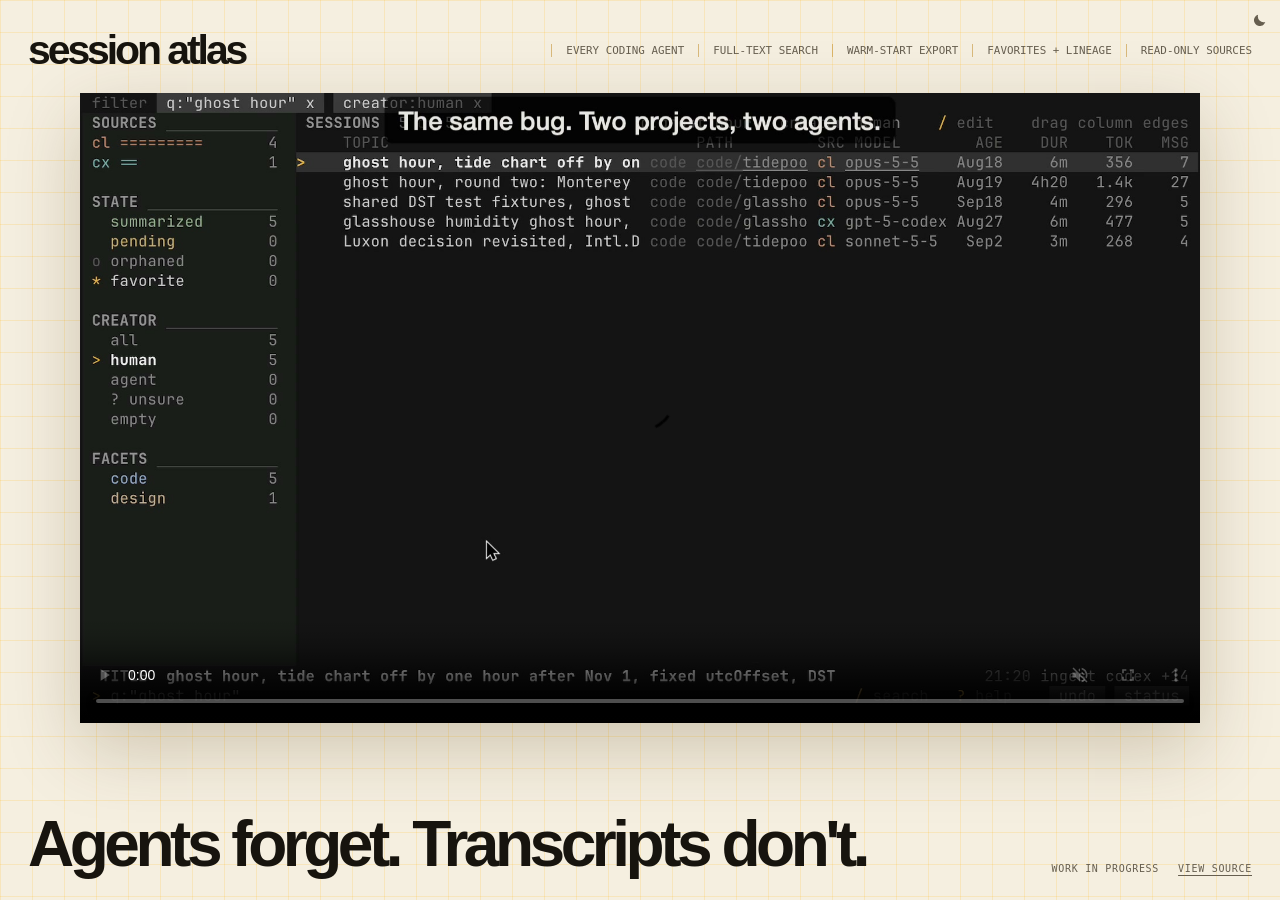
<file: site/atlas/index.html>
<!doctype html>
<html lang="en">
  <head>
    <meta charset="utf-8">
    <meta name="viewport" content="width=device-width, initial-scale=1">
    <script>
      // Theme: follows the system setting until the visitor flips it. Flipping back to the system's theme follows the system again.
      (() => {
        const icons = {
          light: '<circle cx="8" cy="8" r="2.75" fill="currentColor"/><path d="M8 1.5v1.25M8 13.25v1.25M1.5 8h1.25M13.25 8h1.25M3.4 3.4l.9.9M11.7 11.7l.9.9M3.4 12.6l.9-.9M11.7 4.3l.9-.9" stroke="currentColor" stroke-width="1.5" stroke-linecap="round"/>',
          dark: '<path d="M13.25 9.9A5.75 5.75 0 0 1 6.1 2.75a5.75 5.75 0 1 0 7.15 7.15z" fill="currentColor"/>'
        };
        const root = document.documentElement;
        const system = matchMedia('(prefers-color-scheme: dark)');
        const systemTheme = () => (system.matches ? 'dark' : 'light');
        const stored = () => {
          try { const t = localStorage.getItem('md-theme'); return t === 'light' || t === 'dark' ? t : null; } catch { return null; }
        };
        let choice = stored(), button = null;

        function apply() {
          const theme = choice || systemTheme();
          root.dataset.theme = theme;
          if (!button) return;
          const next = theme === 'dark' ? 'light' : 'dark';
          button.innerHTML = `<svg viewBox="0 0 16 16" aria-hidden="true">${icons[next]}</svg>`;
          button.title = `Switch to ${next} mode`;
          button.setAttribute('aria-label', button.title);
        }

        apply();
        system.addEventListener('change', apply);
        addEventListener('storage', () => { choice = stored(); apply(); });
        addEventListener('DOMContentLoaded', () => {
          // A page can place its own .theme-toggle; otherwise it goes in the corner.
          button = document.querySelector('.theme-toggle')
            || document.body.appendChild(Object.assign(document.createElement('button'), { type: 'button', className: 'theme-toggle' }));
          button.addEventListener('click', () => {
            const next = root.dataset.theme === 'dark' ? 'light' : 'dark';
            choice = next === systemTheme() ? null : next;
            try { choice ? localStorage.setItem('md-theme', choice) : localStorage.removeItem('md-theme'); } catch {}
            apply();
          });
          apply();
        });
      })();
    </script>
    <title>Session Atlas — a terminal archive for coding-agent sessions</title>
    <meta
      name="description"
      content="Session Atlas turns Claude Code and Codex transcripts into a searchable terminal archive. Work in progress."
    >
    <meta property="og:title" content="Session Atlas">
    <meta property="og:description" content="Coding agents forget. The transcripts don't.">
    <meta property="og:type" content="website">
    <link rel="icon" href="data:image/svg+xml,%3Csvg xmlns='http://www.w3.org/2000/svg' viewBox='0 0 16 16'%3E%3Crect x='3' y='3' width='10' height='10' transform='rotate(45 8 8)' fill='%23ffaf00'/%3E%3C/svg%3E">
    <link rel="stylesheet" href="styles.css">
    <style>
      /* Dark is the terminal default from styles.css; light is the same terminal printed
         on amber graph paper, with ink-dark text. */
      :root {
        --toggle: var(--muted);
        --toggle-hover: var(--accent);
      }

      :root[data-theme="light"] {
        color-scheme: light;
        --paper: #f5efe0;
        --ink: #17140e;
        --muted: #665e4f;
        --line: rgba(184, 119, 0, 0.45);
        --accent: #b87700;
        --toggle-hover: var(--ink);
      }

      [data-theme="light"] body {
        background-image:
          linear-gradient(rgba(255, 175, 0, 0.16) 1px, transparent 1px),
          linear-gradient(90deg, rgba(255, 175, 0, 0.16) 1px, transparent 1px);
      }

      [data-theme="light"] .product {
        box-shadow: 0 24px 70px rgba(70, 45, 0, 0.22);
      }

      /* theme toggle: a quiet icon button pinned to the top-right corner */
      .theme-toggle {
        position: fixed;
        top: 6px;
        right: 6px;
        z-index: 100;
        display: grid;
        place-items: center;
        width: 28px;
        height: 28px;
        padding: 0;
        border: 0;
        border-radius: 50%;
        background: none;
        color: var(--toggle);
        cursor: pointer;
        transition: color 0.15s;
        -webkit-tap-highlight-color: transparent;
      }

      .theme-toggle:hover,
      .theme-toggle:focus-visible { color: var(--toggle-hover); }
      .theme-toggle:focus-visible { outline: 2px solid currentColor; outline-offset: 1px; }
      .theme-toggle svg { display: block; width: 16px; height: 16px; }
    </style>
  </head>
  <body>
    <main class="sheet">
      <header class="masthead">
        <a class="brand" href="./" aria-label="Session Atlas home">
          <span>session atlas</span>
        </a>

        <ul class="feature-rail" aria-label="Core features">
          <li>every coding agent</li>
          <li>full-text search</li>
          <li>warm-start export</li>
          <li>favorites + lineage</li>
          <li>read-only sources</li>
        </ul>
      </header>

      <!-- Demo slot: the software-demo-automation stage script replaces the
           poster and source values below. Until then the pending panel shows. -->
      <figure class="product" aria-label="Session Atlas product demo">
        <video
          autoplay
          controls
          loop
          muted
          playsinline
          preload="metadata"
          poster="demos/2026-09-30-v1/atlas-poster-f49acad09ec7.jpg"
        >
          <source src="demos/2026-09-30-v1/atlas-demo-9620112901c0.mp4" type="video/mp4">
        </video>
        <div class="pending">demo in production</div>
      </figure>

      <footer class="closing">
        <div class="statement">
          <h1>Agents forget. Transcripts don't.</h1>
        </div>

        <nav class="actions" aria-label="Session Atlas links">
          <span class="note">Work in progress</span>
          <a
            class="source-link"
            href="https://github.com/mduncs/session-atlas-app"
            aria-label="View the Session Atlas repository on GitHub"
          >View Source</a>
        </nav>
      </footer>
    </main>
    <script>
      const product = document.querySelector('.product');
      const source = product.querySelector('video source');
      if (/\/demos\/pending\//.test(source.src)) product.classList.add('is-pending');
    </script>
  </body>
</html>
</file>
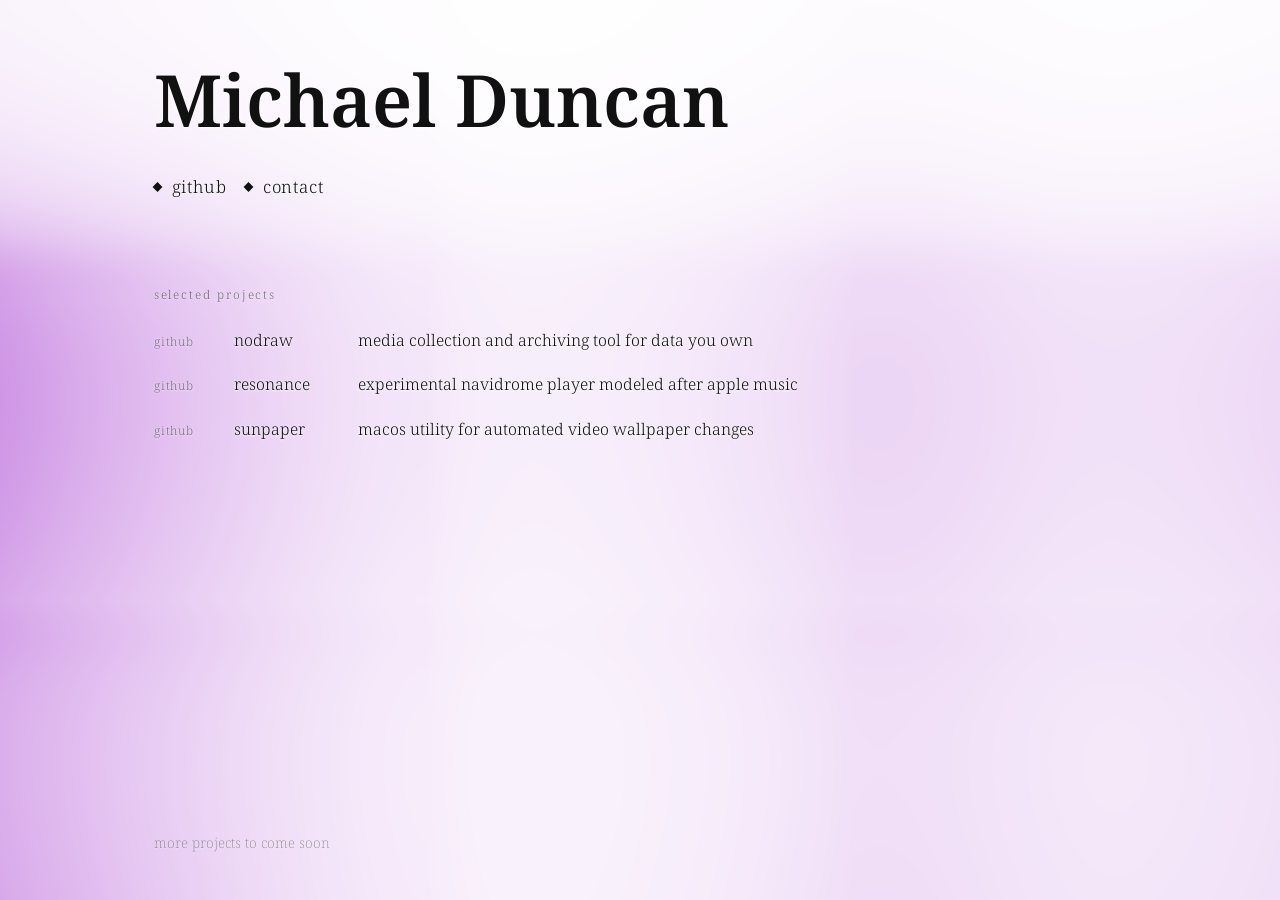
<file: site/mduncs/index.html>
<!DOCTYPE html>
<html lang="en">
<head>
  <meta charset="UTF-8">
  <meta name="viewport" content="width=device-width, initial-scale=1.0">
  <title>Michael Duncan</title>
  <link rel="preconnect" href="https://fonts.googleapis.com">
  <link rel="preconnect" href="https://fonts.gstatic.com" crossorigin>
  <link href="https://fonts.googleapis.com/css2?family=Noto+Serif:wght@200;300;600&display=swap" rel="stylesheet">
  <style>
    * { margin: 0; padding: 0; box-sizing: border-box; }

    html, body {
      min-height: 100%;
      font-family: 'Noto Serif', Georgia, serif;
      font-weight: 300;
      background: #fff;
      color: #111;
    }

    #bg {
      position: fixed;
      top: 0; left: 0;
      width: 100vw;
      height: 100vh;
      z-index: 0;
    }

    main {
      position: relative;
      z-index: 10;
      display: flex;
      flex-direction: column;
      min-height: 100vh;
      padding: 7vh 12vw 3rem;
      pointer-events: none;
    }

    .content {
      width: min(100%, 48rem);
      pointer-events: auto;
    }

    .content,
    footer {
      color: #111;
      -webkit-text-stroke: 0.35px rgba(255, 255, 255, 0.82);
      paint-order: stroke fill;
      text-shadow:
        0 1px 2px rgba(255, 255, 255, 0.72),
        0 0 8px rgba(255, 255, 255, 0.42);
    }

    h1 {
      font-size: clamp(2.5rem, 6.5vw, 4.5rem);
      font-weight: 600;
      line-height: 1;
      letter-spacing: 0;
      white-space: nowrap;
      margin-bottom: 2.5rem;
    }

    nav {
      display: flex;
      gap: 2.25rem;
      margin: 0 0 5.5rem 1.125rem;
    }

    nav a {
      color: inherit;
      text-decoration: none;
      font-size: 1.0625rem;
      font-weight: 300;
      letter-spacing: 0.05em;
      position: relative;
      transition: opacity 0.2s;
    }

    nav a::before {
      content: '';
      position: absolute;
      left: -1.125rem;
      top: 50%;
      width: 7px;
      height: 7px;
      background: currentColor;
      transform: translateY(-50%) rotate(45deg);
    }

    nav a:hover {
      opacity: 0.5;
    }

    .section-label {
      margin-bottom: 1.5rem;
      color: inherit;
      opacity: 0.55;
      font-size: 0.75rem;
      font-weight: 300;
      letter-spacing: 0.16em;
      text-transform: lowercase;
    }

    .projects {
      list-style: none;
    }

    .projects li {
      display: grid;
      grid-template-columns: 3.75rem minmax(0, 1fr);
      align-items: baseline;
      gap: 1.25rem;
    }

    .projects li + li {
      margin-top: 1.125rem;
    }

    .project-link {
      display: grid;
      grid-template-columns: 6.5rem minmax(0, 1fr);
      align-items: baseline;
      gap: 1.25rem;
      color: inherit;
      text-decoration: none;
      font-size: 1rem;
      font-weight: 300;
      line-height: 1.65;
      transition: opacity 0.2s, transform 0.2s;
    }

    .project-link:hover {
      opacity: 0.6;
      transform: translateX(3px);
    }

    .source-link {
      color: inherit;
      font-size: 0.75rem;
      letter-spacing: 0.08em;
      line-height: 1.65;
      opacity: 0.48;
      text-decoration: none;
      transition: opacity 0.2s;
    }

    .source-link:hover {
      opacity: 1;
    }

    nav a:focus-visible,
    .source-link:focus-visible,
    .project-link:focus-visible {
      outline: 1px solid currentColor;
      outline-offset: 4px;
    }

    .project-name {
      color: inherit;
    }

    footer {
      margin-top: auto;
      padding-top: 6rem;
      font-size: 0.875rem;
      font-weight: 200;
      opacity: 0.46;
      pointer-events: auto;
    }

    @media (max-width: 640px) {
      main {
        padding-top: 6vh;
        padding-inline: 6vw;
      }

      h1 {
        font-size: clamp(2.25rem, 11.25vw, 2.5rem);
      }

      nav {
        margin-bottom: 4.25rem;
      }

      .projects li {
        grid-template-columns: 3.25rem minmax(0, 1fr);
        gap: 0.75rem;
      }

      .project-link {
        display: block;
        min-width: 0;
      }

      .project-name,
      .project-description {
        display: block;
      }

      .project-description {
        overflow-wrap: anywhere;
      }
    }
  </style>
</head>
<body>
  <canvas id="bg" aria-hidden="true"></canvas>

  <main>
    <div class="content">
      <h1>Michael Duncan</h1>

      <nav>
        <a href="https://github.com/mduncs">github</a>
        <a href="mailto:themduncs@gmail.com">contact</a>
      </nav>

      <section aria-labelledby="projects-label">
        <h2 class="section-label" id="projects-label">selected projects</h2>
        <ul class="projects">
          <li>
            <a class="source-link" href="https://github.com/mduncs/nodraw-app" target="_blank" rel="noreferrer" aria-label="NoDraw source on GitHub">github</a>
            <a class="project-link" href="/nodraw/">
              <span class="project-name">nodraw</span>
              <span class="project-description">media collection and archiving tool for data you own</span>
            </a>
          </li>
          <li>
            <a class="source-link" href="https://github.com/mduncs/resonance-app" target="_blank" rel="noreferrer" aria-label="Resonance source on GitHub">github</a>
            <a class="project-link" href="/resonance/">
              <span class="project-name">resonance</span>
              <span class="project-description">experimental navidrome player modeled after apple music</span>
            </a>
          </li>
          <li>
            <a class="source-link" href="https://github.com/mduncs/sunpaper" target="_blank" rel="noreferrer" aria-label="Sunpaper source on GitHub">github</a>
            <a class="project-link" href="/sunpaper/">
              <span class="project-name">sunpaper</span>
              <span class="project-description">macos utility for automated video wallpaper changes</span>
            </a>
          </li>
        </ul>
      </section>
    </div>

    <footer>more projects to come soon</footer>
  </main>

  <script type="module">
    // Minimal bezier gradient background - inlined
    const canvas = document.getElementById('bg');
    const ctx = canvas.getContext('2d');

    const GRADIENT_W = 800, GRADIENT_H = 600, CURVE_SIZE = 160;
    const COLORS = [
      {r:248,g:113,b:113},{r:239,g:68,b:68},
      {r:251,g:146,b:60},{r:249,g:115,b:22},
      {r:250,g:204,b:21},{r:234,g:179,b:8},
      {r:74,g:222,b:128},{r:34,g:197,b:94},
      {r:96,g:165,b:250},{r:59,g:130,b:246},
      {r:192,g:132,b:252},{r:168,g:85,b:247},
      {r:244,g:114,b:182},{r:236,g:72,b:153}
    ];

    const MOTION_SPEED = 1.5;
    const COLOR_CYCLE_SECONDS = 7;
    const reducedMotion = window.matchMedia('(prefers-reduced-motion: reduce)').matches;

    let xAnchors = [], yAnchors = [], color = COLORS[Math.floor(Math.random() * COLORS.length)];
    let nextColor = color, displayColor = color;
    let xLUT, yLUT;

    function bezier(p0, p1, p2, p3, t) {
      const mt = 1-t, mt2 = mt*mt, mt3 = mt2*mt, t2 = t*t, t3 = t2*t;
      return { x: mt3*p0.x + 3*mt2*t*p1.x + 3*mt*t2*p2.x + t3*p3.x, y: mt3*p0.y + 3*mt2*t*p1.y + 3*mt*t2*p2.y + t3*p3.y };
    }

    function getSegs(anchors) {
      const segs = [];
      for (let i = 0; i < anchors.length - 1; i++) {
        const a0 = anchors[i], a1 = anchors[i+1];
        segs.push({
          p0: a0.vertex, p3: a1.vertex,
          p1: a0.handleOut ? {x: a0.vertex.x + a0.handleOut.x, y: a0.vertex.y + a0.handleOut.y} : a0.vertex,
          p2: a1.handleIn ? {x: a1.vertex.x + a1.handleIn.x, y: a1.vertex.y + a1.handleIn.y} : a1.vertex
        });
      }
      return segs;
    }

    function sampleX(x) {
      for (const s of getSegs(xAnchors)) {
        if (x >= Math.min(s.p0.x, s.p3.x) && x <= Math.max(s.p0.x, s.p3.x)) {
          let lo = 0, hi = 1;
          for (let i = 0; i < 20; i++) { const mid = (lo+hi)/2; if (bezier(s.p0,s.p1,s.p2,s.p3,mid).x < x) lo = mid; else hi = mid; }
          return 1 - bezier(s.p0,s.p1,s.p2,s.p3,(lo+hi)/2).y / CURVE_SIZE;
        }
      }
      return 0;
    }

    function sampleY(y) {
      for (const s of getSegs(yAnchors)) {
        if (y >= Math.min(s.p0.y, s.p3.y) && y <= Math.max(s.p0.y, s.p3.y)) {
          let lo = 0, hi = 1;
          for (let i = 0; i < 20; i++) { const mid = (lo+hi)/2; if (bezier(s.p0,s.p1,s.p2,s.p3,mid).y < y) lo = mid; else hi = mid; }
          return bezier(s.p0,s.p1,s.p2,s.p3,(lo+hi)/2).x / CURVE_SIZE;
        }
      }
      return 0;
    }

    function randomize() {
      const xMid = Math.floor(Math.random() * 3), yMid = Math.floor(Math.random() * 3);
      xAnchors = [{vertex:{x:0,y:Math.random()*CURVE_SIZE},handleOut:{x:50+Math.random()*150,y:(Math.random()-0.5)*80}}];
      for (let i = 0; i < xMid; i++) xAnchors.push({vertex:{x:(i+1)/(xMid+1)*GRADIENT_W,y:Math.random()*CURVE_SIZE},handleIn:{x:-30-Math.random()*70,y:(Math.random()-0.5)*60},handleOut:{x:30+Math.random()*70,y:(Math.random()-0.5)*60}});
      xAnchors.push({vertex:{x:GRADIENT_W,y:Math.random()*CURVE_SIZE},handleIn:{x:-50-Math.random()*150,y:(Math.random()-0.5)*80}});

      yAnchors = [{vertex:{x:Math.random()*CURVE_SIZE,y:0},handleOut:{x:(Math.random()-0.5)*80,y:50+Math.random()*150}}];
      for (let i = 0; i < yMid; i++) yAnchors.push({vertex:{x:Math.random()*CURVE_SIZE,y:(i+1)/(yMid+1)*GRADIENT_H},handleIn:{x:(Math.random()-0.5)*60,y:-30-Math.random()*70},handleOut:{x:(Math.random()-0.5)*60,y:30+Math.random()*70}});
      yAnchors.push({vertex:{x:Math.random()*CURVE_SIZE,y:GRADIENT_H},handleIn:{x:(Math.random()-0.5)*80,y:-50-Math.random()*150}});

      const available = COLORS.filter(c => c !== color);
      color = available[Math.floor(Math.random() * available.length)];
      nextColor = COLORS.filter(c => c !== color)[Math.floor(Math.random() * (COLORS.length - 1))];
      displayColor = color;
    }

    function rebuildLUTs(w, h) {
      xLUT = new Float32Array(w); yLUT = new Float32Array(h);
      for (let i = 0; i < w; i++) xLUT[i] = sampleX((i/w)*GRADIENT_W);
      for (let i = 0; i < h; i++) yLUT[i] = sampleY((i/h)*GRADIENT_H);
    }

    function render() {
      const w = canvas.width, h = canvas.height;
      rebuildLUTs(w, h);
      const img = ctx.createImageData(w, h), d = img.data;
      for (let py = 0; py < h; py++) {
        const ya = yLUT[py], row = py * w * 4;
        for (let px = 0; px < w; px++) {
          const idx = row + px * 4, a = xLUT[px] * ya;
          d[idx] = displayColor.r; d[idx+1] = displayColor.g; d[idx+2] = displayColor.b; d[idx+3] = (a*255)|0;
        }
      }
      ctx.putImageData(img, 0, 0);
    }

    function resize() {
      const dpr = window.devicePixelRatio || 1;
      canvas.width = window.innerWidth * dpr;
      canvas.height = window.innerHeight * dpr;
      canvas.style.width = window.innerWidth + 'px';
      canvas.style.height = window.innerHeight + 'px';
    }

    // Animation state
    let baseAnchors, animPts, startTime, lastSwap = 0, nextSwap = 2.25, lastColorSwap = 0;

    function initAnim() {
      baseAnchors = { x: JSON.parse(JSON.stringify(xAnchors)), y: JSON.parse(JSON.stringify(yAnchors)) };
      animPts = {
        x: xAnchors.map(() => [{ph:Math.random()*6.28,fr:0.16+Math.random()*0.28,am:8+Math.random()*10,fade:0.65+Math.random()*0.35,target:1}]),
        y: yAnchors.map(() => [{ph:Math.random()*6.28,fr:0.14+Math.random()*0.26,am:8+Math.random()*10,fade:0.65+Math.random()*0.35,target:1}])
      };
    }

    function applyAnim(t) {
      for (let i = 0; i < xAnchors.length; i++) {
        const p = animPts.x[i][0], b = baseAnchors.x[i];
        let y = b.vertex.y + Math.sin(t*p.fr+p.ph)*p.am*p.fade;
        xAnchors[i].vertex.y = Math.max(0,Math.min(CURVE_SIZE,y));
      }
      for (let i = 0; i < yAnchors.length; i++) {
        const p = animPts.y[i][0], b = baseAnchors.y[i];
        let x = b.vertex.x + Math.sin(t*p.fr+p.ph)*p.am*p.fade;
        yAnchors[i].vertex.x = Math.max(0,Math.min(CURVE_SIZE,x));
      }
    }

    function updateColor(t) {
      while (t - lastColorSwap >= COLOR_CYCLE_SECONDS) {
        lastColorSwap += COLOR_CYCLE_SECONDS;
        color = nextColor;
        const available = COLORS.filter(c => c !== color);
        nextColor = available[Math.floor(Math.random() * available.length)];
      }
      const rawMix = (t - lastColorSwap) / COLOR_CYCLE_SECONDS;
      const mix = rawMix * rawMix * (3 - 2 * rawMix);
      displayColor = {
        r: Math.round(color.r + (nextColor.r - color.r) * mix),
        g: Math.round(color.g + (nextColor.g - color.g) * mix),
        b: Math.round(color.b + (nextColor.b - color.b) * mix)
      };
    }

    function loop(now) {
      const t = (now - startTime) / 1000;
      if (t - lastSwap > nextSwap) {
        lastSwap = t; nextSwap = 2 + Math.random()*1.25;
        animPts.x.forEach(arr => arr.forEach(p => { p.target = 0.55 + Math.random()*0.45; }));
        animPts.y.forEach(arr => arr.forEach(p => { p.target = 0.55 + Math.random()*0.45; }));
      }
      animPts.x.forEach(arr => arr.forEach(p => { p.fade += (p.target - p.fade) * 0.02; }));
      animPts.y.forEach(arr => arr.forEach(p => { p.fade += (p.target - p.fade) * 0.02; }));
      updateColor(t);
      applyAnim(t * MOTION_SPEED);
      render();
      requestAnimationFrame(loop);
    }

    randomize();
    resize();
    initAnim();
    window.addEventListener('resize', resize);
    startTime = performance.now();
    if (reducedMotion) {
      render();
    } else {
      requestAnimationFrame(loop);
    }
  </script>
</body>
</html>
</file>
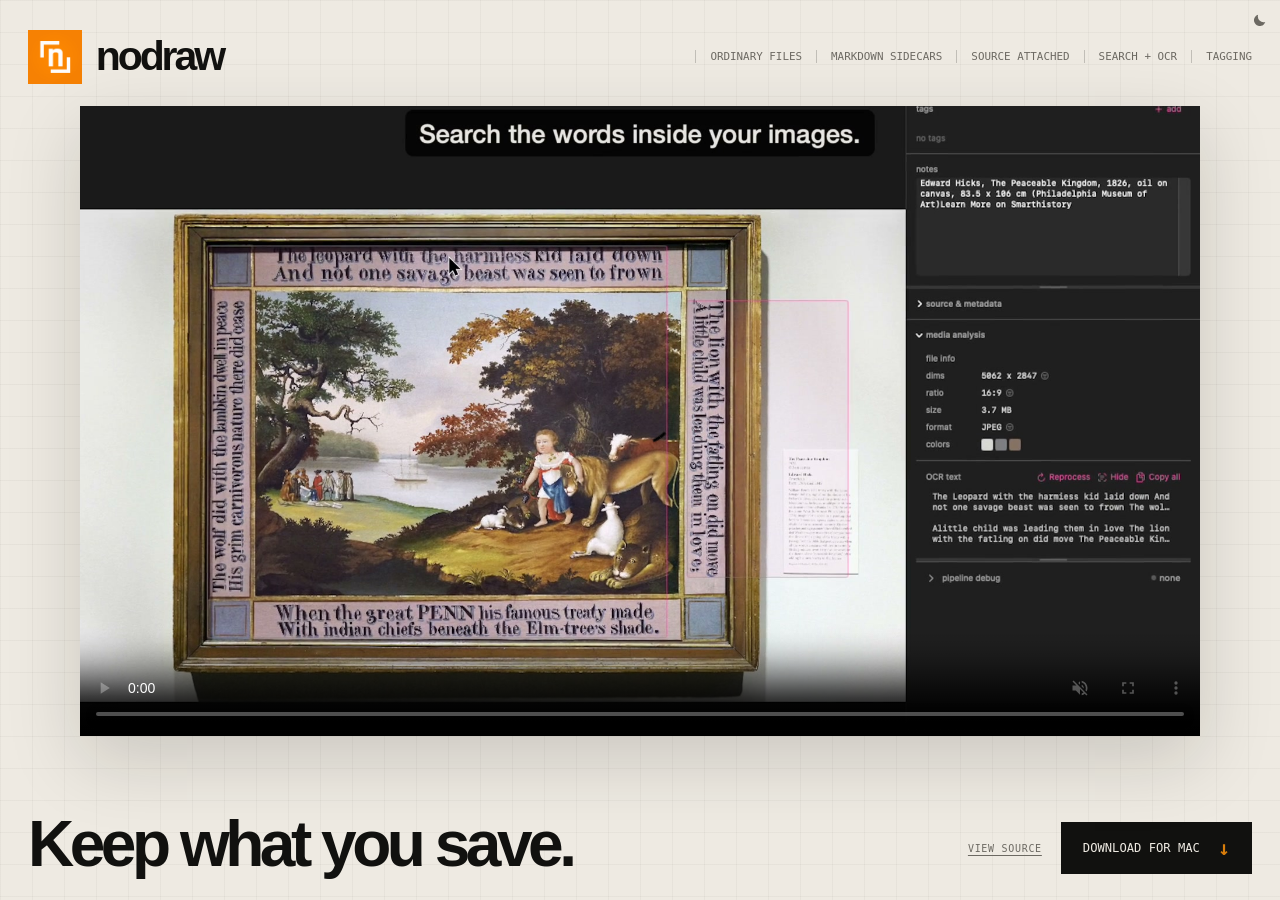
<file: site/nodraw/index.html>
<!doctype html>
<html lang="en">
  <head>
    <meta charset="utf-8">
    <meta name="viewport" content="width=device-width, initial-scale=1">
    <script>
      // Theme: follows the system setting until the visitor flips it. Flipping back to the system's theme follows the system again.
      (() => {
        const icons = {
          light: '<circle cx="8" cy="8" r="2.75" fill="currentColor"/><path d="M8 1.5v1.25M8 13.25v1.25M1.5 8h1.25M13.25 8h1.25M3.4 3.4l.9.9M11.7 11.7l.9.9M3.4 12.6l.9-.9M11.7 4.3l.9-.9" stroke="currentColor" stroke-width="1.5" stroke-linecap="round"/>',
          dark: '<path d="M13.25 9.9A5.75 5.75 0 0 1 6.1 2.75a5.75 5.75 0 1 0 7.15 7.15z" fill="currentColor"/>'
        };
        const root = document.documentElement;
        const system = matchMedia('(prefers-color-scheme: dark)');
        const systemTheme = () => (system.matches ? 'dark' : 'light');
        const stored = () => {
          try { const t = localStorage.getItem('md-theme'); return t === 'light' || t === 'dark' ? t : null; } catch { return null; }
        };
        let choice = stored(), button = null;

        function apply() {
          const theme = choice || systemTheme();
          root.dataset.theme = theme;
          if (!button) return;
          const next = theme === 'dark' ? 'light' : 'dark';
          button.innerHTML = `<svg viewBox="0 0 16 16" aria-hidden="true">${icons[next]}</svg>`;
          button.title = `Switch to ${next} mode`;
          button.setAttribute('aria-label', button.title);
        }

        apply();
        system.addEventListener('change', apply);
        addEventListener('storage', () => { choice = stored(); apply(); });
        addEventListener('DOMContentLoaded', () => {
          // A page can place its own .theme-toggle; otherwise it goes in the corner.
          button = document.querySelector('.theme-toggle')
            || document.body.appendChild(Object.assign(document.createElement('button'), { type: 'button', className: 'theme-toggle' }));
          button.addEventListener('click', () => {
            const next = root.dataset.theme === 'dark' ? 'light' : 'dark';
            choice = next === systemTheme() ? null : next;
            try { choice ? localStorage.setItem('md-theme', choice) : localStorage.removeItem('md-theme'); } catch {}
            apply();
          });
          apply();
        });
      })();
    </script>
    <title>NoDraw — a personal media archive for macOS</title>
    <meta
      name="description"
      content="NoDraw is a personal media archive for macOS."
    >
    <meta property="og:title" content="NoDraw">
    <meta property="og:description" content="Keep what you save. A personal media archive for macOS.">
    <meta property="og:type" content="website">
    <meta property="og:image" content="assets/nodraw-showcase.jpg">
    <link rel="icon" href="assets/favicon.png">
    <link rel="stylesheet" href="styles.css">
    <style>
      /* Light is the paper default from styles.css; dark is the same sheet in warm ink. */
      :root {
        --toggle: var(--muted);
        --toggle-hover: var(--ink);
      }

      :root[data-theme="dark"] {
        color-scheme: dark;
        --paper: #12110e;
        --ink: #ece7dc;
        --muted: #9b968b;
        --line: rgba(236, 231, 220, 0.2);
        --orange: #ec8e1c;
      }

      [data-theme="dark"] body {
        background-image:
          linear-gradient(rgba(236, 231, 220, 0.035) 1px, transparent 1px),
          linear-gradient(90deg, rgba(236, 231, 220, 0.035) 1px, transparent 1px);
      }

      [data-theme="dark"] .product {
        box-shadow: 0 24px 70px rgba(0, 0, 0, 0.5);
      }

      [data-theme="dark"] .download strong {
        color: #b86400;
      }

      [data-theme="dark"] .download:hover,
      [data-theme="dark"] .download:hover strong {
        color: var(--paper);
      }

      /* theme toggle: a quiet icon button pinned to the top-right corner */
      .theme-toggle {
        position: fixed;
        top: 6px;
        right: 6px;
        z-index: 100;
        display: grid;
        place-items: center;
        width: 28px;
        height: 28px;
        padding: 0;
        border: 0;
        border-radius: 50%;
        background: none;
        color: var(--toggle);
        cursor: pointer;
        transition: color 0.15s;
        -webkit-tap-highlight-color: transparent;
      }

      .theme-toggle:hover,
      .theme-toggle:focus-visible { color: var(--toggle-hover); }
      .theme-toggle:focus-visible { outline: 2px solid currentColor; outline-offset: 1px; }
      .theme-toggle svg { display: block; width: 16px; height: 16px; }
    </style>
  </head>
  <body>
    <main class="sheet">
      <header class="masthead">
        <a class="brand" href="./" aria-label="NoDraw home">
          <img src="assets/nodraw-icon.png" alt="">
          <span>nodraw</span>
        </a>

        <ul class="feature-rail" aria-label="Core features">
          <li>ordinary files</li>
          <li>markdown sidecars</li>
          <li>source attached</li>
          <li>search + OCR</li>
          <li>tagging</li>
        </ul>
      </header>

      <!-- Demo slot: the software-demo-automation stage script replaces the
           poster and source values below. -->
      <figure class="product" aria-label="NoDraw product demo">
        <video
          autoplay
          controls
          loop
          muted
          playsinline
          preload="metadata"
          poster="demos/2026-10-05-v1/nodraw-poster-b2fd8d960888.jpg"
        >
          <source src="demos/2026-10-05-v1/nodraw-demo-253e1909b55e.mp4" type="video/mp4">
        </video>
        <div class="pending">demo in production</div>
      </figure>

      <footer class="closing">
        <div class="statement">
          <h1>Keep what you save.</h1>
        </div>

        <nav class="actions" aria-label="NoDraw links">
          <a
            class="source-link"
            href="https://github.com/mduncs/nodraw-app"
            aria-label="View the NoDraw repository on GitHub"
          >View Source</a>
          <a
            class="download"
            href="https://github.com/mduncs/nodraw-app/releases"
            aria-label="Download NoDraw from GitHub Releases"
          >
            <span>Download for Mac</span>
            <strong>↓</strong>
          </a>
        </nav>
      </footer>
    </main>
    <script>
      const product = document.querySelector('.product');
      const source = product.querySelector('video source');
      if (/\/demos\/pending\//.test(source.src)) product.classList.add('is-pending');
    </script>
  </body>
</html>
</file>
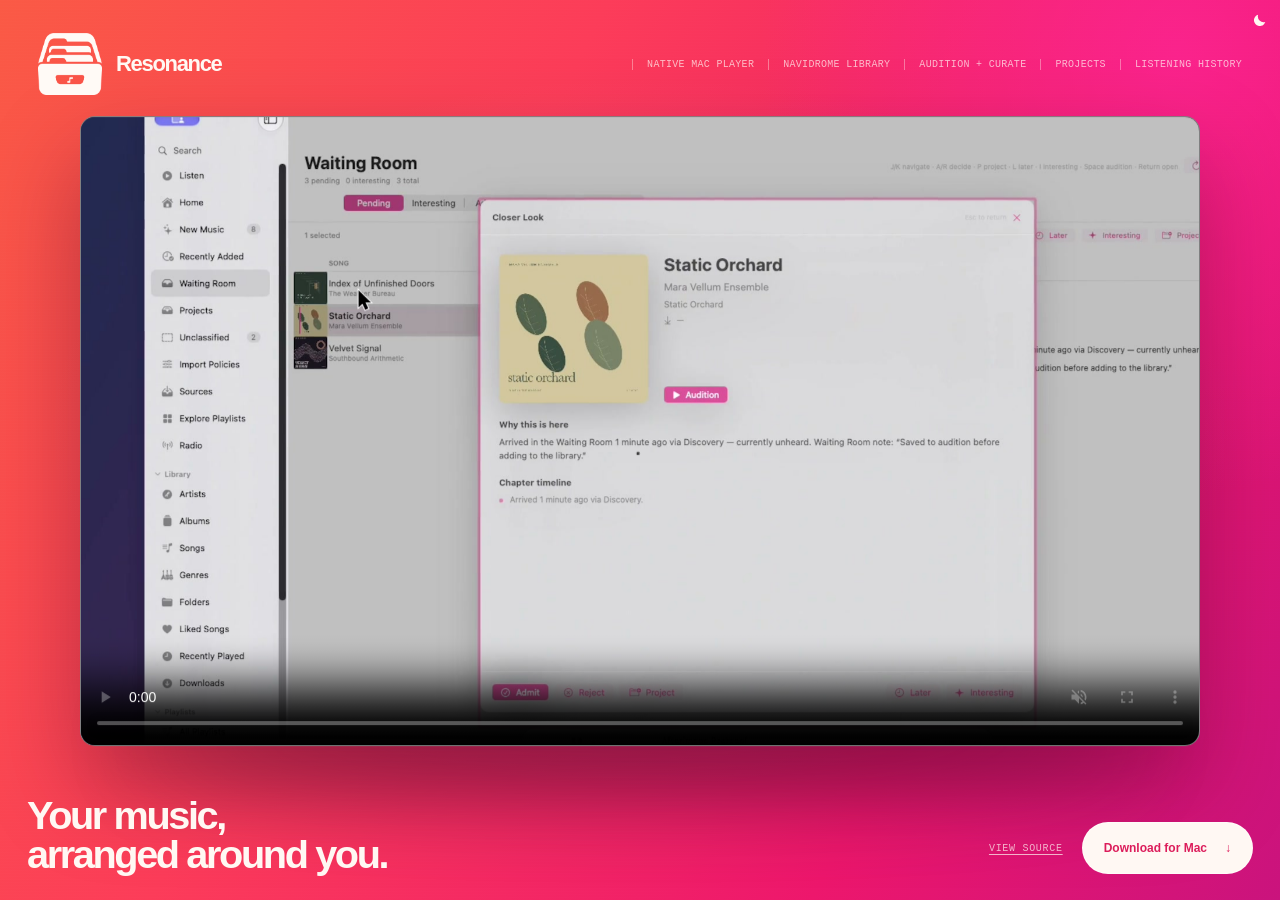
<file: site/resonance/index.html>
<!doctype html>
<html lang="en">
<head>
  <meta charset="utf-8">
  <meta name="viewport" content="width=device-width, initial-scale=1">
  <script>
    // Theme: follows the system setting until the visitor flips it. Flipping back to the system's theme follows the system again.
    (() => {
      const icons = {
        light: '<circle cx="8" cy="8" r="2.75" fill="currentColor"/><path d="M8 1.5v1.25M8 13.25v1.25M1.5 8h1.25M13.25 8h1.25M3.4 3.4l.9.9M11.7 11.7l.9.9M3.4 12.6l.9-.9M11.7 4.3l.9-.9" stroke="currentColor" stroke-width="1.5" stroke-linecap="round"/>',
        dark: '<path d="M13.25 9.9A5.75 5.75 0 0 1 6.1 2.75a5.75 5.75 0 1 0 7.15 7.15z" fill="currentColor"/>'
      };
      const root = document.documentElement;
      const system = matchMedia('(prefers-color-scheme: dark)');
      const systemTheme = () => (system.matches ? 'dark' : 'light');
      const stored = () => {
        try { const t = localStorage.getItem('md-theme'); return t === 'light' || t === 'dark' ? t : null; } catch { return null; }
      };
      let choice = stored(), button = null;

      function apply() {
        const theme = choice || systemTheme();
        root.dataset.theme = theme;
        if (!button) return;
        const next = theme === 'dark' ? 'light' : 'dark';
        button.innerHTML = `<svg viewBox="0 0 16 16" aria-hidden="true">${icons[next]}</svg>`;
        button.title = `Switch to ${next} mode`;
        button.setAttribute('aria-label', button.title);
      }

      apply();
      system.addEventListener('change', apply);
      addEventListener('storage', () => { choice = stored(); apply(); });
      addEventListener('DOMContentLoaded', () => {
        // A page can place its own .theme-toggle; otherwise it goes in the corner.
        button = document.querySelector('.theme-toggle')
          || document.body.appendChild(Object.assign(document.createElement('button'), { type: 'button', className: 'theme-toggle' }));
        button.addEventListener('click', () => {
          const next = root.dataset.theme === 'dark' ? 'light' : 'dark';
          choice = next === systemTheme() ? null : next;
          try { choice ? localStorage.setItem('md-theme', choice) : localStorage.removeItem('md-theme'); } catch {}
          apply();
        });
        apply();
      });
    })();
  </script>
  <title>Resonance — Your music, arranged around you</title>
  <meta name="description" content="An experimental native macOS client for Navidrome, made to bring music hoarding into the streaming era.">
  <meta property="og:title" content="Resonance">
  <meta property="og:description" content="Your music, arranged around you.">
  <meta property="og:type" content="website">
  <meta property="og:image" content="assets/resonance-social.png">
  <meta name="twitter:card" content="summary_large_image">
  <meta name="twitter:title" content="Resonance">
  <meta name="twitter:description" content="Your music, arranged around you.">
  <meta name="twitter:image" content="assets/resonance-social.png">
  <link rel="icon" href="assets/favicon.png?v=2" sizes="64x64" type="image/png">
  <link rel="apple-touch-icon" href="assets/resonance-icon.png">
  <link rel="stylesheet" href="styles.css">
  <style>
    /* Light is the coral-to-magenta default from styles.css; dark is the same gradient after
       dark, deep wine to plum, with the pink kept as glow. */
    :root {
      color-scheme: light;
      --toggle: var(--cream);
      --toggle-hover: #fff;
    }

    :root[data-theme="dark"] {
      color-scheme: dark;
    }

    [data-theme="dark"] body {
      background: #200a1f;
    }

    [data-theme="dark"] .sheet {
      background:
        radial-gradient(ellipse 68% 58% at 50% 48%, rgba(255, 70, 120, 0.16), transparent 68%),
        radial-gradient(ellipse 48% 72% at 92% 6%, rgba(255, 38, 153, 0.34), transparent 68%),
        radial-gradient(ellipse 52% 62% at 4% 100%, rgba(250, 90, 69, 0.24), transparent 70%),
        linear-gradient(117deg, #33101a 0%, #2e0c20 35%, #250a26 73%, #1c0929 100%);
    }

    [data-theme="dark"] .app-shadow {
      background: #ff256a;
      opacity: 0.38;
    }

    [data-theme="dark"] .app-window {
      border-color: rgba(255, 255, 255, 0.18);
      box-shadow:
        0 42px 90px rgba(0, 0, 0, 0.45),
        inset 0 3px 0 rgba(255, 255, 255, 0.06);
    }

    /* theme toggle: a quiet icon button pinned to the top-right corner */
    .theme-toggle {
      position: fixed;
      top: 6px;
      right: 6px;
      z-index: 100;
      display: grid;
      place-items: center;
      width: 28px;
      height: 28px;
      padding: 0;
      border: 0;
      border-radius: 50%;
      background: none;
      color: var(--toggle);
      cursor: pointer;
      transition: color 0.15s;
      -webkit-tap-highlight-color: transparent;
    }

    .theme-toggle:hover,
    .theme-toggle:focus-visible { color: var(--toggle-hover); }
    .theme-toggle:focus-visible { outline: 2px solid currentColor; outline-offset: 1px; }
    .theme-toggle svg { display: block; width: 16px; height: 16px; }
  </style>
</head>
<body>
  <main class="sheet">
    <div class="grain" aria-hidden="true"></div>

    <header class="masthead">
      <p class="brand" aria-label="Resonance">
        <img src="assets/resonance-mark.png" alt="" width="64" height="64">
        <span>Resonance</span>
      </p>

      <ul class="feature-rail" aria-label="Core features">
        <li>native Mac player</li>
        <li>Navidrome library</li>
        <li>audition + curate</li>
        <li>projects</li>
        <li>listening history</li>
      </ul>
    </header>

    <section class="product-stage" aria-labelledby="tagline">
      <div class="app-shadow" aria-hidden="true"></div>
      <figure class="app-window demo-window" aria-label="Resonance product demo">
        <video
          class="demo-video"
          autoplay
          controls
          loop
          muted
          playsinline
          preload="metadata"
          poster="demos/2026-09-25-v1/resonance-poster-79337596893a.jpg"
        >
          <source src="demos/2026-09-25-v1/resonance-demo-2ee3e715f3a6.mp4" type="video/mp4">
        </video>
      </figure>
    </section>

    <footer class="footer">
      <h1 id="tagline">Your music,<br>arranged around you.</h1>
      <div class="download-group">
        <a class="source-link" href="https://github.com/mduncs/resonance-app">View source</a>
        <a class="download-link" href="https://github.com/mduncs/resonance-app/releases/latest">
          Download for Mac <b>↓</b>
        </a>
      </div>
    </footer>
  </main>
</body>
</html>
</file>
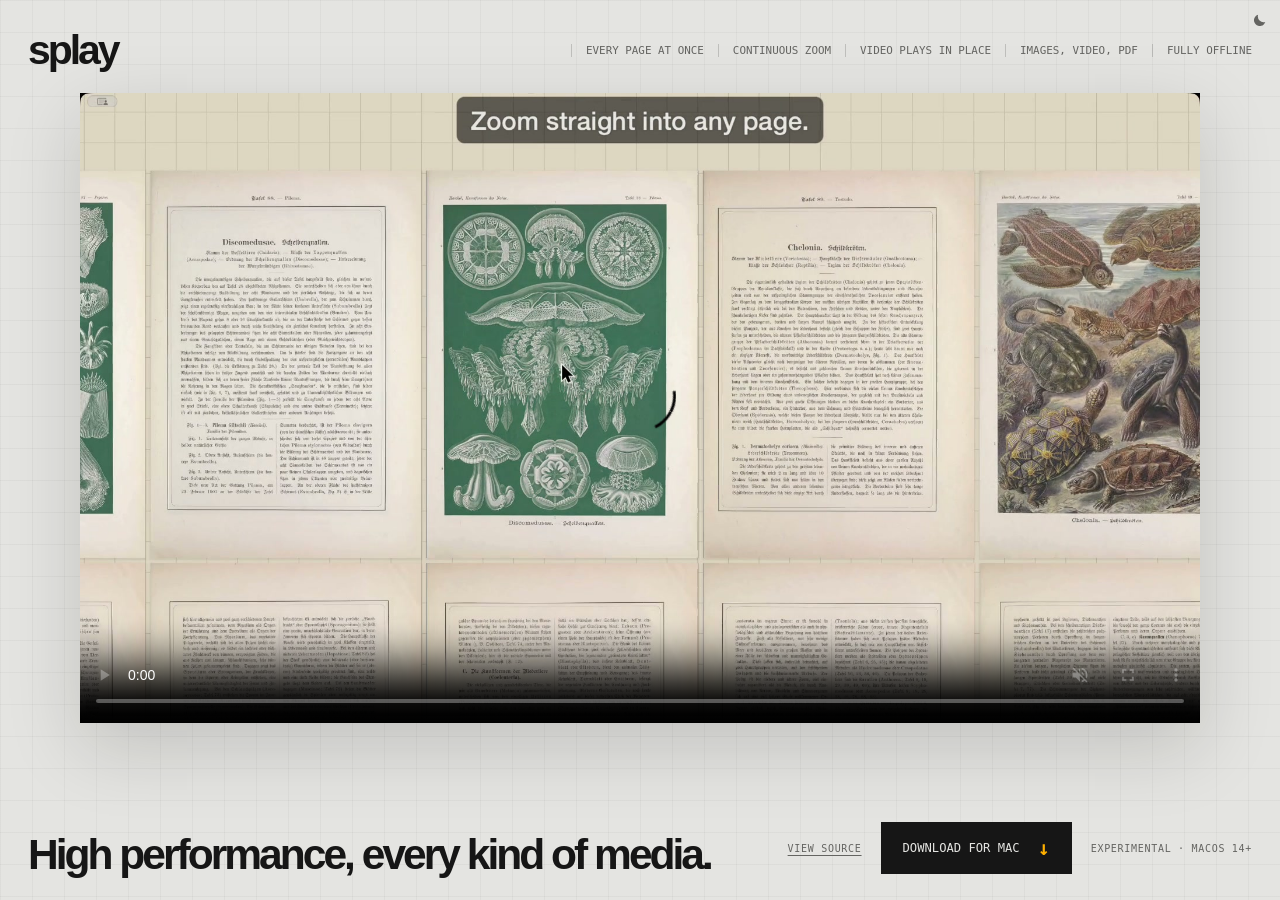
<file: site/splay/index.html>
<!doctype html>
<html lang="en">
  <head>
    <meta charset="utf-8">
    <meta name="viewport" content="width=device-width, initial-scale=1">
    <script>
      // Theme: follows the system setting until the visitor flips it. Flipping back to the system's theme follows the system again.
      (() => {
        const icons = {
          light: '<circle cx="8" cy="8" r="2.75" fill="currentColor"/><path d="M8 1.5v1.25M8 13.25v1.25M1.5 8h1.25M13.25 8h1.25M3.4 3.4l.9.9M11.7 11.7l.9.9M3.4 12.6l.9-.9M11.7 4.3l.9-.9" stroke="currentColor" stroke-width="1.5" stroke-linecap="round"/>',
          dark: '<path d="M13.25 9.9A5.75 5.75 0 0 1 6.1 2.75a5.75 5.75 0 1 0 7.15 7.15z" fill="currentColor"/>'
        };
        const root = document.documentElement;
        const system = matchMedia('(prefers-color-scheme: dark)');
        const systemTheme = () => (system.matches ? 'dark' : 'light');
        const stored = () => {
          try { const t = localStorage.getItem('md-theme'); return t === 'light' || t === 'dark' ? t : null; } catch { return null; }
        };
        let choice = stored(), button = null;

        function apply() {
          const theme = choice || systemTheme();
          root.dataset.theme = theme;
          if (!button) return;
          const next = theme === 'dark' ? 'light' : 'dark';
          button.innerHTML = `<svg viewBox="0 0 16 16" aria-hidden="true">${icons[next]}</svg>`;
          button.title = `Switch to ${next} mode`;
          button.setAttribute('aria-label', button.title);
        }

        apply();
        system.addEventListener('change', apply);
        addEventListener('storage', () => { choice = stored(); apply(); });
        addEventListener('DOMContentLoaded', () => {
          // A page can place its own .theme-toggle; otherwise it goes in the corner.
          button = document.querySelector('.theme-toggle')
            || document.body.appendChild(Object.assign(document.createElement('button'), { type: 'button', className: 'theme-toggle' }));
          button.addEventListener('click', () => {
            const next = root.dataset.theme === 'dark' ? 'light' : 'dark';
            choice = next === systemTheme() ? null : next;
            try { choice ? localStorage.setItem('md-theme', choice) : localStorage.removeItem('md-theme'); } catch {}
            apply();
          });
          apply();
        });
      })();
    </script>
    <title>Splay — high performance, every kind of media</title>
    <meta
      name="description"
      content="Splay puts images, GIFs, videos and whole PDF books on one fast zoomable board on macOS. Experimental."
    >
    <meta property="og:title" content="Splay">
    <meta property="og:description" content="High performance, every kind of media.">
    <meta property="og:type" content="website">
    <link rel="icon" href="assets/favicon.png" sizes="64x64" type="image/png">
    <link rel="apple-touch-icon" href="assets/splay-icon.png">
    <link rel="stylesheet" href="styles.css">
    <style>
      /* Light is the gray-board default from styles.css; dark is the same board at night. */
      :root {
        --muted: #646461; /* a touch darker than styles.css, for AA contrast */
        --toggle: var(--muted);
        --toggle-hover: var(--ink);
      }

      :root[data-theme="dark"] {
        color-scheme: dark;
        --paper: #141413;
        --ink: #e6e6e3;
        --muted: #969692;
        --line: rgba(230, 230, 227, 0.18);
      }

      [data-theme="dark"] body {
        background-image:
          linear-gradient(rgba(230, 230, 227, 0.035) 1px, transparent 1px),
          linear-gradient(90deg, rgba(230, 230, 227, 0.035) 1px, transparent 1px);
      }

      [data-theme="dark"] .product {
        box-shadow: 0 24px 70px rgba(0, 0, 0, 0.5);
      }

      [data-theme="dark"] .download strong {
        color: #a87200;
      }

      [data-theme="dark"] .download:hover,
      [data-theme="dark"] .download:hover strong {
        color: var(--paper);
      }

      /* theme toggle: a quiet icon button pinned to the top-right corner */
      .theme-toggle {
        position: fixed;
        top: 6px;
        right: 6px;
        z-index: 100;
        display: grid;
        place-items: center;
        width: 28px;
        height: 28px;
        padding: 0;
        border: 0;
        border-radius: 50%;
        background: none;
        color: var(--toggle);
        cursor: pointer;
        transition: color 0.15s;
        -webkit-tap-highlight-color: transparent;
      }

      .theme-toggle:hover,
      .theme-toggle:focus-visible { color: var(--toggle-hover); }
      .theme-toggle:focus-visible { outline: 2px solid currentColor; outline-offset: 1px; }
      .theme-toggle svg { display: block; width: 16px; height: 16px; }
    </style>
  </head>
  <body>
    <main class="sheet">
      <header class="masthead">
        <a class="brand" href="./" aria-label="Splay home">
          <span>splay</span>
        </a>

        <ul class="feature-rail" aria-label="Core features">
          <li>every page at once</li>
          <li>continuous zoom</li>
          <li>video plays in place</li>
          <li>images, video, PDF</li>
          <li>fully offline</li>
        </ul>
      </header>

      <!-- Demo slot: the software-demo-automation stage script replaces the
           poster and source values below. Until then the pending panel shows. -->
      <figure class="product" aria-label="Splay product demo">
        <video
          autoplay
          controls
          loop
          muted
          playsinline
          preload="metadata"
          poster="demos/2026-10-05-v1/splay-poster-780ce8601547.jpg"
        >
          <source src="demos/2026-10-05-v1/splay-demo-2a9d8dd25791.mp4" type="video/mp4">
        </video>
        <div class="pending">demo in production</div>
      </figure>

      <footer class="closing">
        <div class="statement">
          <h1>High performance, every kind of media.</h1>
        </div>

        <nav class="actions" aria-label="Splay links">
          <a
            class="source-link"
            href="https://github.com/mduncs/splay-app"
            aria-label="View the Splay repository on GitHub"
          >View Source</a>
          <a
            class="download"
            href="https://github.com/mduncs/splay-app/releases/latest"
            aria-label="Download Splay from GitHub Releases"
          >
            <span>Download for Mac</span>
            <strong>↓</strong>
          </a>
          <span class="note">Experimental · macOS 14+</span>
        </nav>
      </footer>
    </main>
    <script>
      const product = document.querySelector('.product');
      const source = product.querySelector('video source');
      if (/\/demos\/pending\//.test(source.src)) product.classList.add('is-pending');
    </script>
  </body>
</html>
</file>
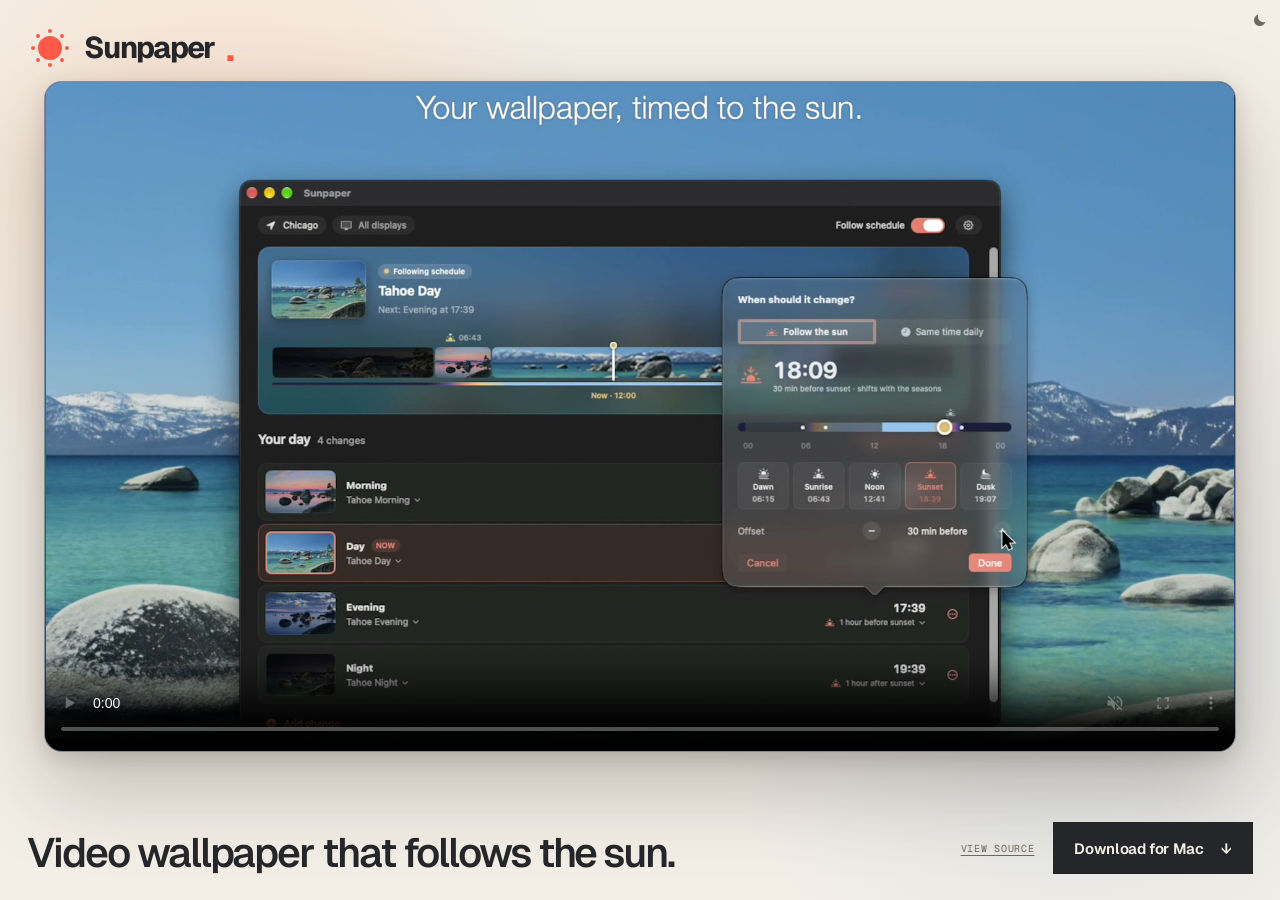
<file: site/sunpaper/index.html>
<!doctype html>
<html lang="en">
<head>
  <meta charset="utf-8">
  <meta name="viewport" content="width=device-width, initial-scale=1">
  <script>
    // Theme: follows the system setting until the visitor flips it. Flipping back to the system's theme follows the system again.
    (() => {
      const icons = {
        light: '<circle cx="8" cy="8" r="2.75" fill="currentColor"/><path d="M8 1.5v1.25M8 13.25v1.25M1.5 8h1.25M13.25 8h1.25M3.4 3.4l.9.9M11.7 11.7l.9.9M3.4 12.6l.9-.9M11.7 4.3l.9-.9" stroke="currentColor" stroke-width="1.5" stroke-linecap="round"/>',
        dark: '<path d="M13.25 9.9A5.75 5.75 0 0 1 6.1 2.75a5.75 5.75 0 1 0 7.15 7.15z" fill="currentColor"/>'
      };
      const root = document.documentElement;
      const system = matchMedia('(prefers-color-scheme: dark)');
      const systemTheme = () => (system.matches ? 'dark' : 'light');
      const stored = () => {
        try { const t = localStorage.getItem('md-theme'); return t === 'light' || t === 'dark' ? t : null; } catch { return null; }
      };
      let choice = stored(), button = null;

      function apply() {
        const theme = choice || systemTheme();
        root.dataset.theme = theme;
        if (!button) return;
        const next = theme === 'dark' ? 'light' : 'dark';
        button.innerHTML = `<svg viewBox="0 0 16 16" aria-hidden="true">${icons[next]}</svg>`;
        button.title = `Switch to ${next} mode`;
        button.setAttribute('aria-label', button.title);
      }

      apply();
      system.addEventListener('change', apply);
      addEventListener('storage', () => { choice = stored(); apply(); });
      addEventListener('DOMContentLoaded', () => {
        // A page can place its own .theme-toggle; otherwise it goes in the corner.
        button = document.querySelector('.theme-toggle')
          || document.body.appendChild(Object.assign(document.createElement('button'), { type: 'button', className: 'theme-toggle' }));
        button.addEventListener('click', () => {
          const next = root.dataset.theme === 'dark' ? 'light' : 'dark';
          choice = next === systemTheme() ? null : next;
          try { choice ? localStorage.setItem('md-theme', choice) : localStorage.removeItem('md-theme'); } catch {}
          apply();
        });
        apply();
      });
    })();
  </script>
  <title>Sunpaper — Video wallpaper that follows the sun</title>
  <meta
    name="description"
    content="A native Mac app that changes Apple aerial video wallpaper with the time of day."
  >
  <meta property="og:title" content="Sunpaper — Video wallpaper that follows the sun">
  <meta
    property="og:description"
    content="A native Mac app that changes Apple aerial video wallpaper with the time of day."
  >
  <meta property="og:type" content="website">
  <meta property="og:image" content="og.png">
  <meta name="twitter:card" content="summary_large_image">
  <link rel="icon" href="sunpaper-icon.png">
  <link rel="apple-touch-icon" href="sunpaper-icon.png">
  <style>
    @import url("https://fonts.googleapis.com/css2?family=Geist+Mono:wght@500&family=Geist:wght@400;560;620;720&display=swap");

    :root {
      color-scheme: light;
      --paper: #f3efe7;
      --ink: #25262a;
      --muted: #6e685f;
      --coral: #ff5a48;
      --toggle: var(--muted);
      --toggle-hover: var(--ink);
    }

    /* dark: the same sheet after sunset, with the peach and blue light turned down */
    :root[data-theme="dark"] {
      color-scheme: dark;
      --paper: #14151a;
      --ink: #f0ece4;
      --muted: #a19b91;
      --coral: #ff6b59;
    }

    [data-theme="dark"] .sheet::before {
      background:
        radial-gradient(circle at 18% 20%, rgb(255 150 110 / 19%), transparent 29%),
        radial-gradient(circle at 84% 72%, rgb(90 130 195 / 20%), transparent 30%),
        var(--paper);
    }

    [data-theme="dark"] .demo-glow {
      opacity: 0.42;
    }

    [data-theme="dark"] .demo-frame {
      border-color: rgb(255 255 255 / 14%);
      box-shadow:
        0 35px 85px rgb(0 0 0 / 45%),
        0 6px 20px rgb(0 0 0 / 30%),
        inset 0 1px 0 rgb(255 255 255 / 12%);
    }

    [data-theme="dark"] .download:hover {
      background: #fff;
    }

    /* theme toggle: a quiet icon button pinned to the top-right corner */
    .theme-toggle {
      position: fixed;
      top: 6px;
      right: 6px;
      z-index: 100;
      display: grid;
      place-items: center;
      width: 28px;
      height: 28px;
      padding: 0;
      border: 0;
      border-radius: 50%;
      background: none;
      color: var(--toggle);
      cursor: pointer;
      transition: color 0.15s;
      -webkit-tap-highlight-color: transparent;
    }

    .theme-toggle:hover,
    .theme-toggle:focus-visible { color: var(--toggle-hover); }
    .theme-toggle:focus-visible { outline: 2px solid currentColor; outline-offset: 1px; }
    .theme-toggle svg { display: block; width: 16px; height: 16px; }

    * {
      box-sizing: border-box;
    }

    html,
    body {
      margin: 0;
      min-height: 100%;
    }

    body {
      background: var(--paper);
      color: var(--ink);
      font-family: "Geist", system-ui, sans-serif;
      -webkit-font-smoothing: antialiased;
    }

    a {
      color: inherit;
    }

    .sheet {
      position: relative;
      width: 100%;
      min-height: 100svh;
      overflow: hidden;
      padding: 25px 27px 26px;
      isolation: isolate;
    }

    .sheet::before {
      position: absolute;
      inset: 0;
      z-index: -2;
      background:
        radial-gradient(circle at 18% 20%, rgb(255 193 153 / 34%), transparent 29%),
        radial-gradient(circle at 84% 72%, rgb(134 169 206 / 23%), transparent 30%),
        var(--paper);
      content: "";
    }

    .topbar,
    .bottom {
      position: absolute;
      right: 27px;
      left: 27px;
      z-index: 3;
      display: flex;
      justify-content: space-between;
    }

    .topbar {
      top: 25px;
      align-items: flex-start;
    }

    .wordmark {
      display: inline-flex;
      align-items: center;
      gap: 11px;
      color: var(--ink);
      font-size: 30px;
      font-weight: 720;
      letter-spacing: -0.055em;
      line-height: 1;
      text-decoration: none;
    }

    .wordmark b {
      color: var(--coral);
      font-size: 37px;
      line-height: 0;
    }

    .sun-mark {
      position: relative;
      display: grid;
      width: 46px;
      height: 46px;
      place-items: center;
    }

    .sun-mark::before {
      width: 24px;
      height: 24px;
      border-radius: 50%;
      background: var(--coral);
      content: "";
      box-shadow:
        0 -17px 0 -10px var(--coral),
        0 17px 0 -10px var(--coral),
        17px 0 0 -10px var(--coral),
        -17px 0 0 -10px var(--coral),
        12px 12px 0 -10px var(--coral),
        -12px -12px 0 -10px var(--coral),
        12px -12px 0 -10px var(--coral),
        -12px 12px 0 -10px var(--coral);
    }

    .demo {
      position: absolute;
      inset: 0;
      z-index: 1;
      display: grid;
      padding: 68px 44px 15vh;
      place-items: center;
      pointer-events: none;
    }

    .demo-glow {
      position: absolute;
      width: min(72vw, 980px);
      aspect-ratio: 1.8;
      border-radius: 50%;
      background:
        radial-gradient(circle at 25% 46%, rgb(255 90 72 / 62%), transparent 32%),
        radial-gradient(circle at 52% 32%, rgb(247 95 163 / 50%), transparent 34%),
        radial-gradient(circle at 72% 58%, rgb(72 112 165 / 58%), transparent 39%);
      filter: blur(56px);
      opacity: 0.54;
      transform: scale(0.92);
    }

    .demo-frame {
      position: relative;
      width: min(calc(100vw - 88px), calc((85svh - 68px) / 0.5625));
      aspect-ratio: 16 / 9;
      overflow: hidden;
      border: 1px solid rgb(255 255 255 / 48%);
      border-radius: 18px;
      background: #162234;
      box-shadow:
        0 35px 85px rgb(61 47 35 / 28%),
        0 6px 20px rgb(61 47 35 / 16%),
        inset 0 1px 0 rgb(255 255 255 / 40%);
      pointer-events: auto;
    }

    .demo-frame::before {
      position: absolute;
      inset: 0;
      z-index: 0;
      background:
        linear-gradient(140deg, rgb(255 139 95 / 55%), transparent 40%),
        linear-gradient(330deg, rgb(52 91 148 / 70%), transparent 48%),
        #263b59;
      content: "";
    }

    .demo-video {
      position: relative;
      z-index: 1;
      display: block;
      width: 100%;
      height: 100%;
      background: transparent;
      object-fit: contain;
    }

    .bottom {
      bottom: 26px;
      align-items: flex-end;
      gap: 28px;
    }

    .statement h1 {
      max-width: 760px;
      margin: 0;
      font-size: clamp(26px, 3.2vw, 46px);
      font-weight: 560;
      letter-spacing: -0.05em;
      line-height: 1.02;
    }

    .actions {
      display: flex;
      align-items: center;
      gap: 19px;
    }

    .source-link {
      color: var(--muted);
      font-family: "Geist Mono", monospace;
      font-size: 10px;
      letter-spacing: 0.07em;
      text-underline-offset: 3px;
      text-transform: uppercase;
    }

    .download {
      display: inline-flex;
      min-height: 52px;
      align-items: center;
      justify-content: center;
      gap: 18px;
      padding: 0 21px;
      background: var(--ink);
      color: var(--paper);
      font-size: 15px;
      font-weight: 620;
      letter-spacing: -0.025em;
      text-decoration: none;
      transition:
        transform 160ms ease,
        background-color 160ms ease;
    }

    .download:hover {
      background: #000;
      transform: translateY(-2px);
    }

    .download:focus-visible,
    .source-link:focus-visible,
    .wordmark:focus-visible {
      outline: 3px solid var(--coral);
      outline-offset: 4px;
    }

    @media (max-width: 760px) {
      .sheet {
        min-height: 760px;
        padding: 20px;
      }

      .topbar,
      .bottom {
        right: 20px;
        left: 20px;
      }

      .topbar {
        top: 20px;
      }

      .demo {
        padding: 82px 20px 210px;
      }

      .demo-frame {
        width: 100%;
        border-radius: 12px;
      }

      .demo-glow {
        width: 110vw;
      }

      .bottom {
        bottom: 20px;
        flex-direction: column;
        align-items: stretch;
        gap: 24px;
      }

      .statement {
        text-align: center;
      }

      .statement h1 {
        font-size: clamp(29px, 9vw, 42px);
      }

      .actions {
        flex-direction: column-reverse;
        gap: 14px;
      }

      .download {
        width: 100%;
      }
    }

    @media (prefers-reduced-motion: reduce) {
      .download {
        transition: none;
      }
    }
  </style>
</head>
<body>
  <main class="sheet">
    <header class="topbar">
      <a class="wordmark" href="./" aria-label="Sunpaper home">
        <span class="sun-mark" aria-hidden="true"></span>
        <span>Sunpaper</span>
        <b aria-hidden="true">.</b>
      </a>
    </header>

    <section class="demo" aria-label="Sunpaper product demo">
      <div class="demo-glow" aria-hidden="true"></div>
      <div class="demo-frame">
        <video
          class="demo-video"
          autoplay
          controls
          loop
          muted
          playsinline
          preload="metadata"
          poster="demos/2026-09-30-v1/sunpaper-poster-017936387a1b.jpg"
        >
          <source src="demos/2026-09-30-v1/sunpaper-demo-e2d761605cb4.mp4" type="video/mp4">
        </video>
      </div>
    </section>

    <footer class="bottom">
      <div class="statement">
        <h1>Video wallpaper that follows the sun.</h1>
      </div>

      <div class="actions">
        <a
          class="source-link"
          href="https://github.com/mduncs/sunpaper-app"
          target="_blank"
          rel="noreferrer"
        >View source</a>
        <a
          class="download"
          href="https://github.com/mduncs/sunpaper-app/releases/latest"
        >
          Download for Mac
          <span aria-hidden="true">↓</span>
        </a>
      </div>
    </footer>
  </main>
</body>
</html>
</file>
<file: site/atlas/styles.css>
:root {
  color-scheme: dark;
  --paper: #0c0c0b;
  --ink: #e8e6e1;
  --muted: #8a867e;
  --line: rgba(232, 230, 225, 0.16);
  --accent: #ffaf00;
  --sans: "Helvetica Neue", Helvetica, Arial, sans-serif;
  --mono: "SFMono-Regular", Menlo, Consolas, monospace;
}

* {
  box-sizing: border-box;
}

html {
  min-width: 320px;
  background: var(--paper);
}

body {
  margin: 0;
  color: var(--ink);
  background:
    linear-gradient(rgba(232, 230, 225, 0.03) 1px, transparent 1px),
    linear-gradient(90deg, rgba(232, 230, 225, 0.03) 1px, transparent 1px),
    var(--paper);
  background-size: 32px 32px;
  font-family: var(--sans);
}

a {
  color: inherit;
  text-decoration: none;
}

.sheet {
  display: grid;
  grid-template-rows: auto minmax(0, 1fr) auto;
  gap: clamp(18px, 1.7vw, 26px);
  height: 100svh;
  overflow: hidden;
  padding: 30px 28px 26px;
}

.masthead {
  display: grid;
  grid-template-columns: minmax(190px, 300px) minmax(0, 1fr);
  gap: 32px;
  align-items: center;
}

.brand {
  display: inline-flex;
  gap: 14px;
  align-items: center;
  width: fit-content;
}

.brand img {
  display: block;
  width: clamp(48px, 4.2vw, 62px);
  height: auto;
}

.brand span {
  font-size: clamp(2rem, 3.2vw, 3.2rem);
  font-weight: 600;
  letter-spacing: -0.075em;
  line-height: 1;
}

.feature-rail {
  display: flex;
  flex-wrap: wrap;
  justify-content: flex-end;
  gap: 10px 0;
  margin: 0;
  padding: 0;
  color: var(--muted);
  font-family: var(--mono);
  font-size: clamp(0.68rem, 0.8vw, 0.82rem);
  list-style: none;
  text-transform: uppercase;
}

.feature-rail li {
  padding: 0 14px;
  border-left: 1px solid var(--line);
  white-space: nowrap;
}

.feature-rail li:last-child {
  padding-right: 0;
}

.product {
  position: relative;
  width: min(100%, calc((100svh - 270px) / 0.5625));
  aspect-ratio: 16 / 9;
  min-height: 0;
  margin: 0;
  justify-self: center;
  overflow: hidden;
  box-shadow: 0 24px 70px rgba(0, 0, 0, 0.6);
}

.product img,
.product video {
  display: block;
  width: 100%;
  height: 100%;
  object-fit: cover;
}

.closing {
  display: grid;
  grid-template-columns: minmax(340px, 1fr) auto;
  gap: clamp(24px, 4vw, 70px);
  align-items: end;
}

h1 {
  margin: 0;
  font-size: clamp(3rem, 5vw, 6.25rem);
  font-weight: 600;
  letter-spacing: -0.07em;
  line-height: 0.9;
  white-space: nowrap;
}

.actions {
  display: flex;
  align-items: center;
  gap: 19px;
}

.source-link {
  color: var(--muted);
  font-family: var(--mono);
  font-size: 10px;
  letter-spacing: 0.07em;
  text-decoration: underline;
  text-underline-offset: 3px;
  text-transform: uppercase;
  transition: color 140ms ease;
}

.source-link:hover {
  color: var(--ink);
}

.download {
  display: grid;
  grid-template-columns: auto auto;
  gap: 18px;
  align-items: center;
  min-height: 52px;
  padding: 0 21px;
  border: 1px solid var(--ink);
  background: var(--ink);
  color: var(--paper);
  font-family: var(--mono);
  font-size: 0.76rem;
  text-transform: uppercase;
  transition:
    color 140ms ease,
    background 140ms ease;
}

.download strong {
  color: var(--accent);
  font-size: 1.25rem;
}

.download:hover {
  background: var(--accent);
  color: var(--ink);
}

.download:hover strong {
  color: var(--ink);
}

.download:focus-visible,
.source-link:focus-visible,
.brand:focus-visible {
  outline: 3px solid var(--accent);
  outline-offset: 4px;
}

@media (max-width: 900px) {
  .sheet {
    display: block;
    height: auto;
    min-height: 100svh;
    overflow: visible;
    padding: 20px;
  }

  .masthead {
    grid-template-columns: 1fr;
    margin-bottom: 22px;
  }

  .brand {
    max-width: none;
  }

  .feature-rail {
    justify-content: flex-start;
  }

  .feature-rail li:first-child {
    padding-left: 0;
    border-left: 0;
  }

  .product {
    aspect-ratio: auto;
    width: 100%;
  }

  .product img,
  .product video {
    height: auto;
    max-height: none;
  }

  .closing {
    grid-template-columns: 1fr auto;
    margin-top: 28px;
  }

  .statement {
    grid-column: 1 / -1;
  }
}

@media (max-width: 600px) {
  .closing {
    grid-template-columns: 1fr;
    gap: 24px;
  }

  h1 {
    font-size: clamp(3rem, 17vw, 5.2rem);
    white-space: normal;
  }

  .feature-rail {
    gap: 9px 14px;
  }

  .feature-rail li {
    padding: 0;
    border: 0;
  }

  .download {
    width: 100%;
  }

  .actions {
    flex-direction: column-reverse;
    width: 100%;
  }
}

@media (prefers-reduced-motion: reduce) {
  .download {
    transition: none;
  }
}

/* Empty demo slot until the demo tool stages a real video */
.product.is-pending video {
  visibility: hidden;
}

.product .pending {
  display: none;
}

.product.is-pending .pending {
  position: absolute;
  inset: 0;
  display: grid;
  place-items: center;
  align-content: center;
  gap: 14px;
  color: var(--muted);
  font-family: var(--mono);
  font-size: 0.72rem;
  letter-spacing: 0.1em;
  text-transform: uppercase;
  background: repeating-linear-gradient(135deg, transparent 0 16px, var(--line) 16px 17px);
  box-shadow: inset 0 0 0 1px var(--line);
}

.product.is-pending .pending::before {
  content: "";
  width: 10px;
  height: 10px;
  background: var(--accent);
  transform: rotate(45deg);
}

.note {
  color: var(--muted);
  font-family: var(--mono);
  font-size: 10px;
  letter-spacing: 0.07em;
  text-transform: uppercase;
}
</file>
<file: site/nodraw/styles.css>
:root {
  color-scheme: light;
  --paper: #eeeae2;
  --ink: #11110f;
  --muted: #6c6962;
  --line: rgba(17, 17, 15, 0.2);
  --orange: #d87d0b;
  --sans: "Helvetica Neue", Helvetica, Arial, sans-serif;
  --mono: "SFMono-Regular", Menlo, Consolas, monospace;
}

* {
  box-sizing: border-box;
}

html {
  min-width: 320px;
  background: var(--paper);
}

body {
  margin: 0;
  color: var(--ink);
  background:
    linear-gradient(rgba(17, 17, 15, 0.035) 1px, transparent 1px),
    linear-gradient(90deg, rgba(17, 17, 15, 0.035) 1px, transparent 1px),
    var(--paper);
  background-size: 32px 32px;
  font-family: var(--sans);
}

a {
  color: inherit;
  text-decoration: none;
}

.sheet {
  display: grid;
  grid-template-rows: auto minmax(0, 1fr) auto;
  gap: clamp(18px, 1.7vw, 26px);
  height: 100svh;
  overflow: hidden;
  padding: 30px 28px 26px;
}

.masthead {
  display: grid;
  grid-template-columns: minmax(190px, 300px) minmax(0, 1fr);
  gap: 32px;
  align-items: center;
}

.brand {
  display: inline-flex;
  gap: 14px;
  align-items: center;
  width: fit-content;
}

.brand img {
  display: block;
  width: clamp(48px, 4.2vw, 62px);
  height: auto;
}

.brand span {
  font-size: clamp(2rem, 3.2vw, 3.2rem);
  font-weight: 600;
  letter-spacing: -0.075em;
  line-height: 1;
}

.feature-rail {
  display: flex;
  flex-wrap: wrap;
  justify-content: flex-end;
  gap: 10px 0;
  margin: 0;
  padding: 0;
  color: var(--muted);
  font-family: var(--mono);
  font-size: clamp(0.68rem, 0.8vw, 0.82rem);
  list-style: none;
  text-transform: uppercase;
}

.feature-rail li {
  padding: 0 14px;
  border-left: 1px solid var(--line);
  white-space: nowrap;
}

.feature-rail li:last-child {
  padding-right: 0;
}

.product {
  position: relative;
  width: min(100%, calc((100svh - 270px) / 0.5625));
  aspect-ratio: 16 / 9;
  min-height: 0;
  margin: 0;
  justify-self: center;
  overflow: hidden;
  box-shadow: 0 24px 70px rgba(17, 17, 15, 0.16);
}

.product img,
.product video {
  display: block;
  width: 100%;
  height: 100%;
  object-fit: cover;
}

.closing {
  display: grid;
  grid-template-columns: minmax(340px, 1fr) auto;
  gap: clamp(24px, 4vw, 70px);
  align-items: end;
}

h1 {
  margin: 0;
  font-size: clamp(3rem, 5vw, 6.25rem);
  font-weight: 600;
  letter-spacing: -0.07em;
  line-height: 0.9;
  white-space: nowrap;
}

.actions {
  display: flex;
  align-items: center;
  gap: 19px;
}

.source-link {
  color: var(--muted);
  font-family: var(--mono);
  font-size: 10px;
  letter-spacing: 0.07em;
  text-decoration: underline;
  text-underline-offset: 3px;
  text-transform: uppercase;
  transition: color 140ms ease;
}

.source-link:hover {
  color: var(--ink);
}

.download {
  display: grid;
  grid-template-columns: auto auto;
  gap: 18px;
  align-items: center;
  min-height: 52px;
  padding: 0 21px;
  border: 1px solid var(--ink);
  background: var(--ink);
  color: var(--paper);
  font-family: var(--mono);
  font-size: 0.76rem;
  text-transform: uppercase;
  transition:
    color 140ms ease,
    background 140ms ease;
}

.download strong {
  color: var(--orange);
  font-size: 1.25rem;
}

.download:hover {
  background: var(--orange);
  color: var(--ink);
}

.download:hover strong {
  color: var(--ink);
}

.download:focus-visible,
.source-link:focus-visible,
.brand:focus-visible {
  outline: 3px solid var(--orange);
  outline-offset: 4px;
}

@media (max-width: 900px) {
  .sheet {
    display: block;
    height: auto;
    min-height: 100svh;
    overflow: visible;
    padding: 20px;
  }

  .masthead {
    grid-template-columns: 1fr;
    margin-bottom: 22px;
  }

  .brand {
    max-width: none;
  }

  .feature-rail {
    justify-content: flex-start;
  }

  .feature-rail li:first-child {
    padding-left: 0;
    border-left: 0;
  }

  .product {
    aspect-ratio: auto;
    width: 100%;
  }

  .product img,
  .product video {
    height: auto;
    max-height: none;
  }

  .closing {
    grid-template-columns: 1fr auto;
    margin-top: 28px;
  }

  .statement {
    grid-column: 1 / -1;
  }
}

@media (max-width: 600px) {
  .closing {
    grid-template-columns: 1fr;
    gap: 24px;
  }

  h1 {
    font-size: clamp(3rem, 17vw, 5.2rem);
    white-space: normal;
  }

  .feature-rail {
    gap: 9px 14px;
  }

  .feature-rail li {
    padding: 0;
    border: 0;
  }

  .download {
    width: 100%;
  }

  .actions {
    flex-direction: column-reverse;
    width: 100%;
  }
}

@media (prefers-reduced-motion: reduce) {
  .download {
    transition: none;
  }
}

.product.is-pending video {
  visibility: hidden;
}

.product .pending {
  display: none;
}

.product.is-pending .pending {
  position: absolute;
  inset: 0;
  display: grid;
  place-items: center;
  align-content: center;
  gap: 14px;
  color: var(--muted);
  font-family: var(--mono);
  font-size: 0.72rem;
  letter-spacing: 0.1em;
  text-transform: uppercase;
  background: repeating-linear-gradient(135deg, transparent 0 16px, var(--line) 16px 17px);
  box-shadow: inset 0 0 0 1px var(--line);
}

.product.is-pending .pending::before {
  content: "";
  width: 10px;
  height: 10px;
  background: var(--orange);
  transform: rotate(45deg);
}
</file>
<file: site/resonance/styles.css>
:root {
  --cream: #fff8f3;
  --muted: rgba(255, 248, 243, 0.7);
  --panel: rgba(29, 20, 30, 0.9);
  --pink: #ff256a;
  --coral: #ff5d52;
  --font-geist-sans: -apple-system, BlinkMacSystemFont, "Helvetica Neue", sans-serif;
  --font-geist-mono: "SFMono-Regular", Consolas, "Liberation Mono", monospace;
}

* {
  box-sizing: border-box;
}

html,
body {
  margin: 0;
  min-height: 100%;
}

body {
  background: #f5315b;
  color: var(--cream);
  font-family: var(--font-geist-sans), -apple-system, BlinkMacSystemFont, sans-serif;
  -webkit-font-smoothing: antialiased;
}

a {
  color: inherit;
}

.sheet {
  position: relative;
  isolation: isolate;
  min-height: 100svh;
  overflow: hidden;
  padding: 32px 38px 28px;
  background:
    radial-gradient(ellipse 68% 58% at 50% 48%, rgba(255, 150, 160, 0.3), transparent 68%),
    radial-gradient(ellipse 48% 72% at 92% 6%, rgba(255, 38, 153, 0.72), transparent 68%),
    linear-gradient(117deg, #fa5a45 0%, #fc3c59 35%, #ed176c 73%, #ca137d 100%);
}

.grain {
  position: absolute;
  inset: 0;
  z-index: -1;
  opacity: 0.13;
  mix-blend-mode: soft-light;
  pointer-events: none;
  background-image: repeating-linear-gradient(
    0deg,
    transparent,
    transparent 2px,
    rgba(255, 255, 255, 0.14) 3px
  );
}

.masthead,
.footer {
  position: relative;
  z-index: 3;
  display: flex;
  justify-content: space-between;
}

.brand {
  display: flex;
  align-self: flex-start;
  align-items: center;
  gap: 14px;
  margin: 0;
  font-size: clamp(22px, 1.7vw, 29px);
  font-weight: 650;
  letter-spacing: -0.06em;
  line-height: 1;
  text-decoration: none;
}

.brand img {
  width: 64px;
  height: 64px;
  object-fit: contain;
}

.feature-rail {
  display: flex;
  flex-wrap: wrap;
  justify-content: flex-end;
  gap: 10px 0;
  align-self: center;
  margin: 0;
  padding: 0;
  color: var(--muted);
  font-family: var(--font-geist-mono), monospace;
  font-size: clamp(10px, 0.72vw, 12px);
  letter-spacing: 0.03em;
  list-style: none;
  text-transform: uppercase;
}

.feature-rail li {
  padding: 0 14px;
  border-left: 1px solid rgba(255, 248, 243, 0.38);
  white-space: nowrap;
}

.feature-rail li:last-child {
  padding-right: 0;
}

.product-stage {
  position: absolute;
  z-index: 2;
  top: 50%;
  left: 50%;
  width: min(calc(100vw - 76px), calc((100svh - 270px) / 0.5625));
  transform: translate(-50%, -53%);
}

.app-shadow {
  position: absolute;
  right: 6%;
  bottom: -36px;
  left: 6%;
  height: 82px;
  border-radius: 50%;
  background: #5e133d;
  filter: blur(46px);
  opacity: 0.58;
}

.app-window {
  position: relative;
  height: min(55vh, 560px);
  min-height: 420px;
  margin: 0;
  overflow: hidden;
  border: 1px solid rgba(255, 255, 255, 0.45);
  border-radius: 15px;
  background: var(--panel);
  box-shadow:
    0 42px 90px rgba(65, 3, 28, 0.34),
    inset 0 3px 0 rgba(255, 255, 255, 0.11);
  backdrop-filter: blur(24px);
}

.app-window.demo-window {
  aspect-ratio: 16 / 9;
  height: auto;
  min-height: 0;
  background: #181719;
}

.demo-video {
  display: block;
  width: 100%;
  height: 100%;
  object-fit: cover;
}

.titlebar {
  display: flex;
  height: 52px;
  align-items: center;
  padding: 0 19px;
  border-bottom: 1px solid rgba(255, 255, 255, 0.09);
  color: #eadde5;
  font-size: 12px;
  font-weight: 650;
}

.traffic-lights,
.window-actions {
  display: flex;
  width: 160px;
  align-items: center;
}

.traffic-lights {
  gap: 8px;
}

.traffic-lights i {
  width: 11px;
  height: 11px;
  border-radius: 50%;
  background: #f35a55;
}

.traffic-lights i:nth-child(2) {
  background: #f9bb47;
}

.traffic-lights i:nth-child(3) {
  background: #3bc46a;
}

.titlebar > span {
  flex: 1;
  text-align: center;
}

.window-actions {
  justify-content: flex-end;
  gap: 15px;
  color: #d8c8d2;
}

.window-actions b {
  font-weight: 500;
}

.app-main {
  display: grid;
  height: calc(100% - 122px);
  grid-template-columns: 182px 1fr;
}

.sidebar {
  padding: 20px 12px;
  border-right: 1px solid rgba(255, 255, 255, 0.08);
  background: rgba(255, 255, 255, 0.035);
  color: #d7cad4;
  font-size: 12px;
}

.sidebar p {
  margin: 0 10px 8px;
  color: #978a97;
  font: 700 9px/1 var(--font-geist-mono), monospace;
  letter-spacing: 0.11em;
  text-transform: uppercase;
}

.sidebar nav {
  display: grid;
  gap: 2px;
  margin-bottom: 24px;
}

.sidebar span {
  display: flex;
  align-items: center;
  gap: 8px;
  padding: 6px 9px;
  border-radius: 6px;
}

.sidebar span.active {
  background: linear-gradient(90deg, rgba(255, 55, 116, 0.94), rgba(244, 52, 115, 0.58));
  color: white;
  font-weight: 620;
}

.sidebar i {
  width: 13px;
  font-size: 13px;
  font-style: normal;
  text-align: center;
}

.library-view {
  min-width: 0;
  overflow: hidden;
  padding: 20px 25px 0;
}

.library-view > small {
  color: #a89ca7;
  font-size: 11px;
}

.library-view h2 {
  margin: 10px 0 15px;
  color: #fffafb;
  font-size: clamp(20px, 1.8vw, 28px);
  font-weight: 670;
  letter-spacing: -0.045em;
}

.album-grid {
  display: grid;
  grid-template-columns: repeat(5, minmax(0, 1fr));
  gap: 13px;
}

.album {
  min-width: 0;
}

.album-cover {
  position: relative;
  aspect-ratio: 1;
  overflow: hidden;
  border-radius: 7px;
  box-shadow: 0 10px 18px rgba(0, 0, 0, 0.25);
}

.album-cover::before,
.album-cover::after {
  position: absolute;
  border-radius: 50%;
  content: "";
}

.cover-promises {
  background: linear-gradient(140deg, #e9c366, #263142 57%, #101420);
}

.cover-promises::before {
  top: 23%;
  left: -52%;
  width: 120%;
  height: 120%;
  background: #f8e3ad;
  opacity: 0.8;
}

.cover-blue-train {
  background: linear-gradient(135deg, #a6193c, #ed7b5c);
}

.cover-blue-train::before {
  top: 19%;
  left: 15%;
  width: 92%;
  height: 92%;
  border: 2px solid #f8bc93;
}

.cover-blue-train::after {
  top: 37%;
  left: 33%;
  width: 53%;
  height: 53%;
  background: #341722;
}

.cover-vespertine {
  background: linear-gradient(145deg, #f5e9dc 0 46%, #635265 47% 53%, #24222e 54%);
}

.cover-vespertine::before {
  top: 14%;
  right: 13%;
  width: 44%;
  height: 44%;
  background: #f0a53e;
}

.cover-rainbows {
  background: radial-gradient(
    circle at 50% 50%,
    #d86b5f 0 7%,
    #f8e4d8 8% 16%,
    #13333c 17% 37%,
    #da7a6c 38% 41%,
    #17282f 42%
  );
}

.cover-rainbows::after {
  inset: 11%;
  border: 1px solid rgba(255, 255, 255, 0.5);
}

.cover-heaven {
  background: linear-gradient(160deg, #a2bfd0, #d7acbf 44%, #322f51 45%);
}

.cover-heaven::before {
  bottom: 17%;
  left: 0;
  width: 100%;
  height: 15%;
  transform: rotate(-35deg);
  background: rgba(255, 255, 255, 0.7);
}

.album strong,
.album span {
  display: block;
  overflow: hidden;
  white-space: nowrap;
  text-overflow: ellipsis;
}

.album strong {
  margin-top: 8px;
  color: #f3e8ef;
  font-size: 12px;
  font-weight: 620;
}

.album span {
  margin-top: 3px;
  color: #a89ba8;
  font-size: 10px;
}

.rotation-heading {
  display: flex;
  align-items: baseline;
  justify-content: space-between;
  margin-top: 20px;
}

.rotation-heading h3 {
  margin: 0;
  font-size: 15px;
}

.rotation-heading span {
  color: #ad9ea9;
  font-size: 10px;
}

.track-list {
  margin-top: 7px;
  color: #d9d0d7;
  font-size: 11px;
}

.track-row {
  display: grid;
  grid-template-columns: 1.4fr 1fr auto;
  padding: 5px 0;
  border-top: 1px solid rgba(255, 255, 255, 0.08);
}

.track-row span:nth-child(2),
.track-row time {
  color: #a99ea8;
}

.player {
  display: grid;
  height: 70px;
  grid-template-columns: 182px 1fr 180px;
  align-items: center;
  border-top: 1px solid rgba(255, 255, 255, 0.1);
  background: rgba(18, 14, 21, 0.82);
}

.now-playing {
  display: flex;
  min-width: 0;
  align-items: center;
  gap: 10px;
  padding-left: 14px;
}

.mini-cover {
  width: 40px;
  height: 40px;
  flex: none;
  border-radius: 4px;
  background: linear-gradient(140deg, #e9c366, #263142 57%, #101420);
}

.now-playing > span {
  min-width: 0;
  font-size: 11px;
}

.now-playing b,
.now-playing small {
  display: block;
  overflow: hidden;
  white-space: nowrap;
  text-overflow: ellipsis;
}

.now-playing small {
  margin-top: 3px;
  color: #a89ca7;
}

.transport {
  justify-self: center;
  width: min(90%, 420px);
}

.transport-controls {
  display: flex;
  align-items: center;
  justify-content: center;
  gap: 20px;
  color: #efe6ec;
  font-size: 13px;
}

.transport-controls b {
  display: grid;
  width: 27px;
  height: 27px;
  place-items: center;
  padding-left: 2px;
  border-radius: 50%;
  background: white;
  color: #37202c;
  font-size: 9px;
}

.progress {
  height: 3px;
  margin-top: 9px;
  overflow: hidden;
  border-radius: 3px;
  background: #6a5b68;
}

.progress i {
  display: block;
  width: 32%;
  height: 100%;
  border-radius: inherit;
  background: #ff4b86;
}

.volume {
  justify-self: end;
  padding-right: 18px;
  color: #bdb0ba;
  font-size: 11px;
}

.footer {
  position: absolute;
  right: 27px;
  bottom: 26px;
  left: 27px;
  align-items: flex-end;
}

.footer h1 {
  margin: 0;
  font-size: clamp(36px, 3.1vw, 52px);
  font-weight: 630;
  letter-spacing: -0.06em;
  line-height: 0.98;
}

.download-group {
  display: flex;
  align-items: center;
  gap: 19px;
  color: var(--muted);
  font-size: 11px;
  text-align: right;
}

.download-group a {
  display: inline-flex;
  align-items: center;
  min-height: 52px;
  gap: 18px;
  padding: 0 21px;
  border: 1px solid rgba(255, 255, 255, 0.55);
  border-radius: 999px;
  background: var(--cream);
  color: #dc1d5b;
  font-size: 12px;
  font-weight: 680;
  text-decoration: none;
  transition: transform 160ms ease, box-shadow 160ms ease;
}

.download-group .source-link {
  gap: 0;
  padding: 0;
  border: 0;
  border-radius: 0;
  background: transparent;
  color: var(--muted);
  font-family: var(--font-geist-mono), monospace;
  font-size: 10px;
  font-weight: 500;
  letter-spacing: 0.07em;
  text-decoration: underline;
  text-underline-offset: 3px;
  text-transform: uppercase;
}

.download-group .download-link:hover {
  transform: translateY(-2px);
  box-shadow: 0 10px 30px rgba(92, 5, 44, 0.25);
}

.download-group .source-link:hover {
  color: var(--cream);
}

.download-group a:focus-visible,
.brand:focus-visible {
  outline: 3px solid white;
  outline-offset: 4px;
}

@media (max-width: 1100px) {
  .product-stage {
    width: min(calc(100vw - 44px), calc((100svh - 230px) / 0.5625));
  }

  .app-main,
  .player {
    grid-template-columns: 160px 1fr;
  }

  .volume {
    display: none;
  }

  .player {
    grid-template-columns: 160px 1fr;
  }
}

@media (max-width: 760px) {
  .sheet {
    min-height: 100svh;
    padding: 22px;
  }

  .brand img {
    width: 52px;
    height: 52px;
  }

  .feature-rail {
    max-width: 62vw;
    gap: 7px 0;
    font-size: 8px;
  }

  .feature-rail li {
    padding: 0 8px;
  }

  .product-stage {
    top: 47%;
    width: calc(100vw - 36px);
  }

  .app-window {
    height: 50vh;
    min-height: 360px;
  }

  .app-window.demo-window {
    height: auto;
    min-height: 0;
  }

  .titlebar {
    height: 42px;
  }

  .traffic-lights,
  .window-actions {
    width: 80px;
  }

  .app-main {
    height: calc(100% - 102px);
    grid-template-columns: 104px 1fr;
  }

  .sidebar {
    padding: 15px 7px;
    font-size: 9px;
  }

  .sidebar p {
    margin-left: 6px;
    font-size: 7px;
  }

  .sidebar span {
    gap: 4px;
    padding: 5px 6px;
  }

  .sidebar i {
    display: none;
  }

  .library-view {
    padding: 16px 13px 0;
  }

  .library-view h2 {
    margin-top: 7px;
    font-size: 18px;
  }

  .album-grid {
    grid-template-columns: repeat(3, minmax(0, 1fr));
    gap: 8px;
  }

  .album:nth-child(n + 4) {
    display: none;
  }

  .album strong {
    font-size: 9px;
  }

  .album span {
    font-size: 8px;
  }

  .track-row {
    grid-template-columns: 1fr auto;
  }

  .track-row span:nth-child(2) {
    display: none;
  }

  .player {
    height: 60px;
    grid-template-columns: 118px 1fr;
  }

  .now-playing {
    gap: 7px;
    padding-left: 8px;
  }

  .mini-cover {
    width: 32px;
    height: 32px;
  }

  .now-playing > span {
    font-size: 8px;
  }

  .transport-controls {
    gap: 12px;
  }

  .footer {
    right: 22px;
    bottom: 20px;
    left: 22px;
    flex-direction: column;
    align-items: stretch;
    gap: 16px;
  }

  .footer h1 {
    font-size: clamp(27px, 8vw, 38px);
  }

  .download-group a {
    padding: 10px 13px;
    font-size: 10px;
  }

  .download-group {
    justify-content: flex-end;
    gap: 10px;
  }
}

@media (max-width: 480px) {
  .brand {
    font-size: 20px;
  }

  .brand img {
    width: 50px;
    height: 50px;
  }

  .brand span {
    display: none;
  }

  .product-stage {
    top: 45%;
  }

  .app-window {
    min-height: 330px;
  }

  .app-window.demo-window {
    min-height: 0;
  }

  .sidebar {
    display: none;
  }

  .app-main {
    grid-template-columns: 1fr;
  }

  .player {
    grid-template-columns: 110px 1fr;
  }

  .footer h1 {
    font-size: 27px;
  }

  .download-group .download-link {
    white-space: nowrap;
  }
}

@media (max-width: 600px) {
  .feature-rail {
    display: none;
  }
}

@media (prefers-reduced-motion: reduce) {
  .download-group a {
    transition: none;
  }
}
</file>
<file: site/splay/styles.css>
:root {
  color-scheme: light;
  --paper: #e4e4e1;
  --ink: #161616;
  --muted: #6a6a67;
  --line: rgba(22, 22, 22, 0.18);
  --accent: #ffb000;
  --sans: "Helvetica Neue", Helvetica, Arial, sans-serif;
  --mono: "SFMono-Regular", Menlo, Consolas, monospace;
}

* {
  box-sizing: border-box;
}

html {
  min-width: 320px;
  background: var(--paper);
}

body {
  margin: 0;
  color: var(--ink);
  background:
    linear-gradient(rgba(17, 17, 15, 0.035) 1px, transparent 1px),
    linear-gradient(90deg, rgba(17, 17, 15, 0.035) 1px, transparent 1px),
    var(--paper);
  background-size: 32px 32px;
  font-family: var(--sans);
}

a {
  color: inherit;
  text-decoration: none;
}

.sheet {
  display: grid;
  grid-template-rows: auto minmax(0, 1fr) auto;
  gap: clamp(18px, 1.7vw, 26px);
  height: 100svh;
  overflow: hidden;
  padding: 30px 28px 26px;
}

.masthead {
  display: grid;
  grid-template-columns: minmax(190px, 300px) minmax(0, 1fr);
  gap: 32px;
  align-items: center;
}

.brand {
  display: inline-flex;
  gap: 14px;
  align-items: center;
  width: fit-content;
}

.brand img {
  display: block;
  width: clamp(48px, 4.2vw, 62px);
  height: auto;
}

.brand span {
  font-size: clamp(2rem, 3.2vw, 3.2rem);
  font-weight: 600;
  letter-spacing: -0.075em;
  line-height: 1;
}

.feature-rail {
  display: flex;
  flex-wrap: wrap;
  justify-content: flex-end;
  gap: 10px 0;
  margin: 0;
  padding: 0;
  color: var(--muted);
  font-family: var(--mono);
  font-size: clamp(0.68rem, 0.8vw, 0.82rem);
  list-style: none;
  text-transform: uppercase;
}

.feature-rail li {
  padding: 0 14px;
  border-left: 1px solid var(--line);
  white-space: nowrap;
}

.feature-rail li:last-child {
  padding-right: 0;
}

.product {
  position: relative;
  width: min(100%, calc((100svh - 270px) / 0.5625));
  aspect-ratio: 16 / 9;
  min-height: 0;
  margin: 0;
  justify-self: center;
  overflow: hidden;
  box-shadow: 0 24px 70px rgba(17, 17, 15, 0.16);
}

.product img,
.product video {
  display: block;
  width: 100%;
  height: 100%;
  object-fit: cover;
}

.closing {
  display: grid;
  grid-template-columns: minmax(340px, 1fr) auto;
  gap: clamp(24px, 4vw, 70px);
  align-items: end;
}

h1 {
  margin: 0;
  font-size: clamp(3rem, 5vw, 6.25rem);
  font-weight: 600;
  letter-spacing: -0.07em;
  line-height: 0.9;
  white-space: nowrap;
}

.actions {
  display: flex;
  align-items: center;
  gap: 19px;
}

.source-link {
  color: var(--muted);
  font-family: var(--mono);
  font-size: 10px;
  letter-spacing: 0.07em;
  text-decoration: underline;
  text-underline-offset: 3px;
  text-transform: uppercase;
  transition: color 140ms ease;
}

.source-link:hover {
  color: var(--ink);
}

.download {
  display: grid;
  grid-template-columns: auto auto;
  gap: 18px;
  align-items: center;
  min-height: 52px;
  padding: 0 21px;
  border: 1px solid var(--ink);
  background: var(--ink);
  color: var(--paper);
  font-family: var(--mono);
  font-size: 0.76rem;
  text-transform: uppercase;
  transition:
    color 140ms ease,
    background 140ms ease;
}

.download strong {
  color: var(--accent);
  font-size: 1.25rem;
}

.download:hover {
  background: var(--accent);
  color: var(--ink);
}

.download:hover strong {
  color: var(--ink);
}

.download:focus-visible,
.source-link:focus-visible,
.brand:focus-visible {
  outline: 3px solid var(--accent);
  outline-offset: 4px;
}

@media (max-width: 900px) {
  .sheet {
    display: block;
    height: auto;
    min-height: 100svh;
    overflow: visible;
    padding: 20px;
  }

  .masthead {
    grid-template-columns: 1fr;
    margin-bottom: 22px;
  }

  .brand {
    max-width: none;
  }

  .feature-rail {
    justify-content: flex-start;
  }

  .feature-rail li:first-child {
    padding-left: 0;
    border-left: 0;
  }

  .product {
    aspect-ratio: auto;
    width: 100%;
  }

  .product img,
  .product video {
    height: auto;
    max-height: none;
  }

  .closing {
    grid-template-columns: 1fr auto;
    margin-top: 28px;
  }

  .statement {
    grid-column: 1 / -1;
  }
}

@media (max-width: 600px) {
  .closing {
    grid-template-columns: 1fr;
    gap: 24px;
  }

  h1 {
    font-size: clamp(3rem, 17vw, 5.2rem);
    white-space: normal;
  }

  .feature-rail {
    gap: 9px 14px;
  }

  .feature-rail li {
    padding: 0;
    border: 0;
  }

  .download {
    width: 100%;
  }

  .actions {
    flex-direction: column-reverse;
    width: 100%;
  }
}

@media (prefers-reduced-motion: reduce) {
  .download {
    transition: none;
  }
}

/* Empty demo slot until the demo tool stages a real video */
.product.is-pending video {
  visibility: hidden;
}

.product .pending {
  display: none;
}

.product.is-pending .pending {
  position: absolute;
  inset: 0;
  display: grid;
  place-items: center;
  align-content: center;
  gap: 14px;
  color: var(--muted);
  font-family: var(--mono);
  font-size: 0.72rem;
  letter-spacing: 0.1em;
  text-transform: uppercase;
  background: repeating-linear-gradient(135deg, transparent 0 16px, var(--line) 16px 17px);
  box-shadow: inset 0 0 0 1px var(--line);
}

.product.is-pending .pending::before {
  content: "";
  width: 10px;
  height: 10px;
  background: var(--accent);
  transform: rotate(45deg);
}

.note {
  color: var(--muted);
  font-family: var(--mono);
  font-size: 10px;
  letter-spacing: 0.07em;
  text-transform: uppercase;
}

/* The headline sizes to its column so a longer line never collides with the
   actions or overflows a phone screen. */
.statement {
  container-type: inline-size;
  min-width: 0;
}

h1 {
  font-size: min(clamp(3rem, 5vw, 6.25rem), 6cqi);
}

@media (max-width: 600px) {
  h1 {
    font-size: min(clamp(3rem, 17vw, 5.2rem), 15cqi);
  }
}
</file>
